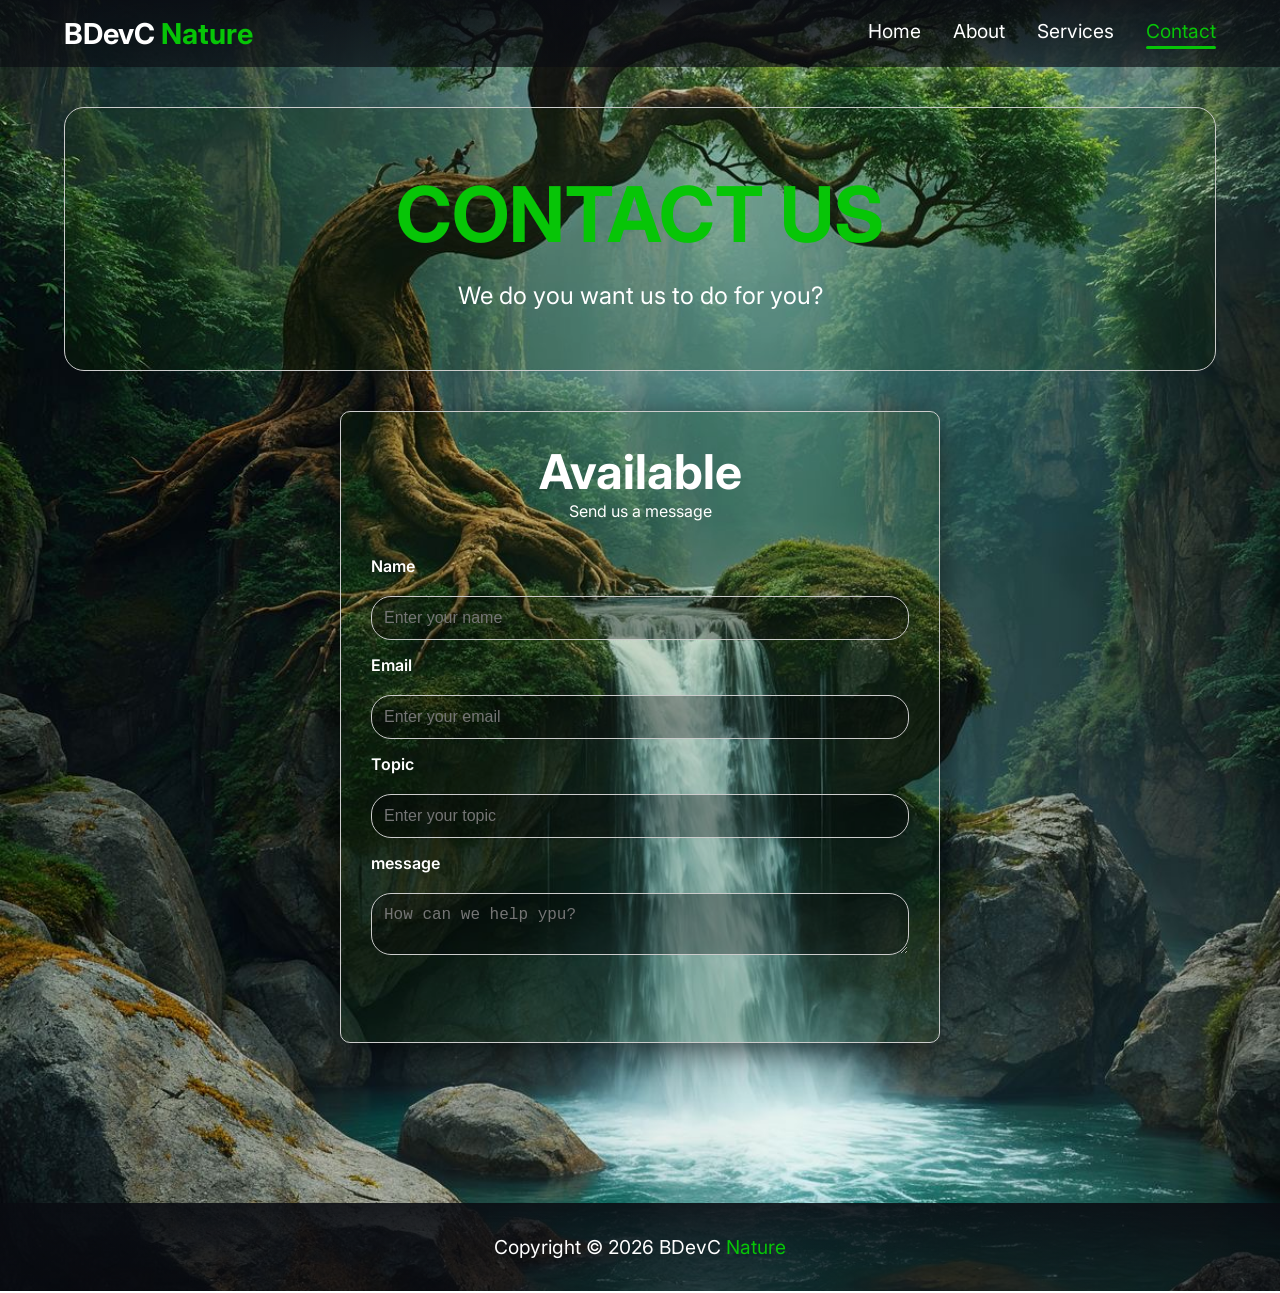
<file: contact.html>
<!DOCTYPE html>
<html lang="en">
<head>
    <meta charset="UTF-8">
    <meta name="viewport" content="width=device-width, initial-scale=1.0">
    <title>BDevC Nature | Contact</title>
    <link rel="stylesheet" href="/CSS/contact.css">
    <link href="https://fonts.googleapis.com/css2?family=Inter:wght@300;400;500;600;700;800&display=swap" rel="stylesheet">
    <link rel="icon" href="./Images/peacock.JPG">
</head>
<body>
    <div class="page">
    <header>
        <div class="logo">
            <h3 class="reveal reveal-left">BDevC <span class="highlight">Nature</span></h3>
        </div>
            
        <nav>
            <input type="checkbox" id="menu-toggle">
            <label for="menu-toggle" class="menu-icon reveal reveal-left">
                <span class="line1"></span>
                <span class="line2"></span>
                <span class="line3"></span>
            </label>
                
            <ul class="reveal reveal-right">
                <li><a href="index.html">Home</a></li>
                <li><a href="about.html">About</a></li>
                <li><a href="service.html">Services</a></li>
                <li><a href="contact.html" class="nav-link active">Contact</a></li>
            </ul>
        </nav>
    </header>

    <div class="hero">
        <div class="hero-text">
            <h1 class="reveal reveal-left">CONTACT US</h1>
            <p class="reveal reveal-right">We do you want us to do for you?</p>
        </div>
    </div>

    <form action="" class="reveal reveal-left">
        <div class="form-header">
            <h1>Available</h1>
            <p>Send us a message</p>
        </div>
        <label for="name">Name</label>
        <input type="text" placeholder="Enter your name">

        <label for="email">Email</label>
        <input type="text" placeholder="Enter your email">

        <label for="topic">Topic</label>
        <input type="text" placeholder="Enter your topic">

        <label for="message">message</label>
        <textarea name="message" id="message" placeholder="How can we help ypu?"></textarea>

        <button type="submit" class="reveal reveal-left">Send</button>
    </form>

    <div class="socials reveal">
        <a href="mailto:bdevc224@gmail.com" target="_blank" rel="noopener noreferrer">
            Email Us
        </a>

        <a href="tel:+2349166226690" target="_blank" rel="noopener noreferrer">
            Our Mobile Number
        </a>

        <h3>Book Us</h3>

        <a href="https://wa.me/2349166226690" target="_blank" rel="noopener noreferrer">
            Whatsapp Us
        </a>

        <a href="map:Nigeria" target="_blank" rel="noopener noreferrer">
            Our Location
        </a>
    </div>

    <footer>
        <p>Copyright © <span id="year"></span> BDevC <span class="highlight">Nature</span></p>
    </footer>
    </div>

    <script src="/JS/contact.js"></script>
</body>
</html>
</file>
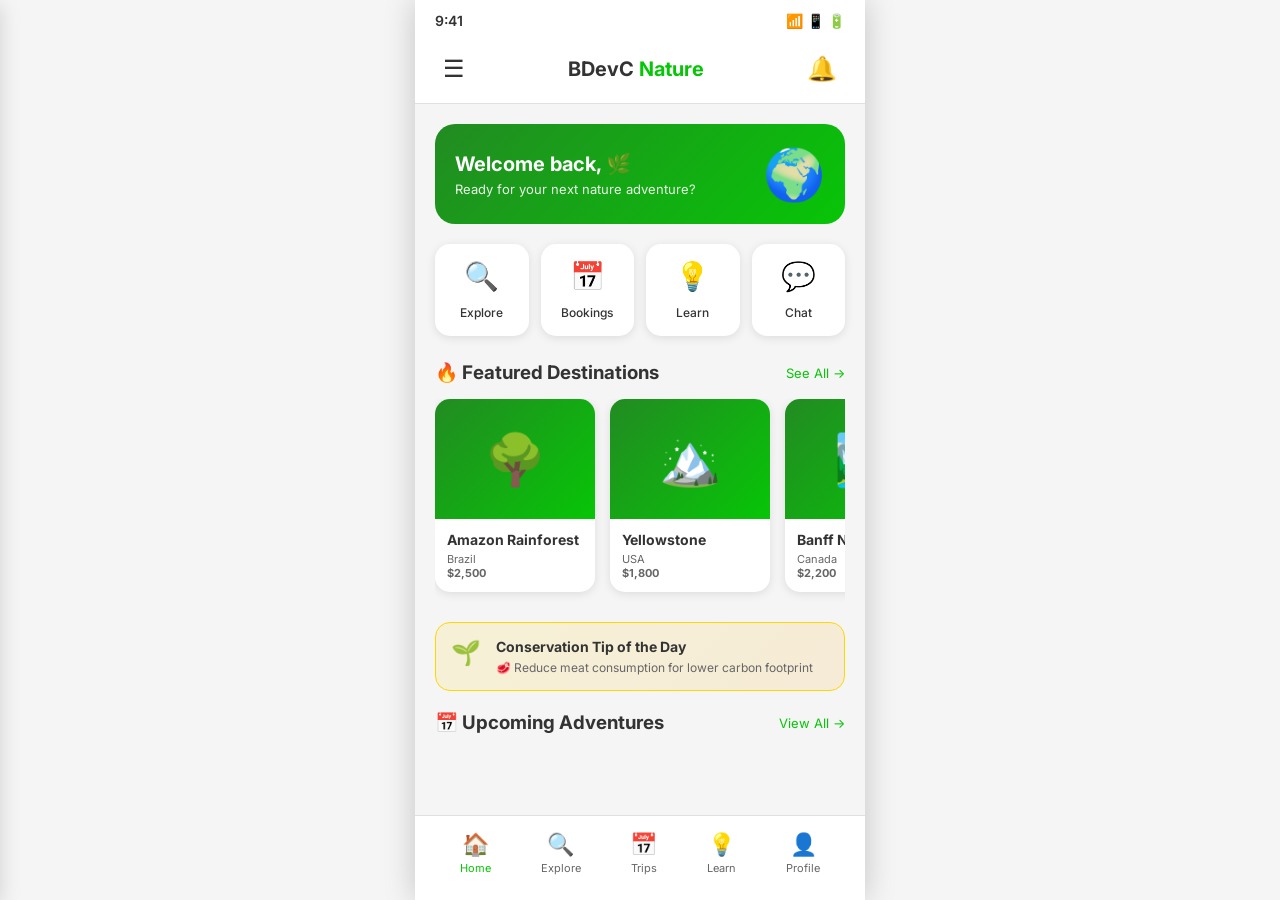
<file: components/app.html>
<!DOCTYPE html>
<html lang="en">
<head>
    <meta charset="UTF-8">
    <meta name="viewport" content="width=device-width, initial-scale=1.0, user-scalable=yes, viewport-fit=cover">
    <title>BDevC Nature | Mobile App</title>
    <link rel="stylesheet" href="app.css">
    <link href="https://fonts.googleapis.com/css2?family=Inter:wght@300;400;500;600;700;800&display=swap" rel="stylesheet">
    <link rel="icon" href="/Images/peacock.JPG">
</head>
<body>
    <!-- App Container -->
    <div class="app-container">
        <!-- Status Bar -->
        <div class="status-bar">
            <span class="time">9:41</span>
            <div class="status-icons">
                <span>📶</span>
                <span>📱</span>
                <span>🔋</span>
            </div>
        </div>

        <!-- App Header -->
        <header class="app-header">
            <button class="menu-btn" id="menuBtn">☰</button>
            <div class="logo">
                <h2>BDevC <span class="highlight">Nature</span></h2>
            </div>
            <button class="notifications-btn" id="notificationsBtn">🔔</button>
        </header>

        <!-- Side Drawer Menu (Mobile Style) -->
        <div class="drawer-overlay" id="drawerOverlay"></div>
        <div class="drawer-menu" id="drawerMenu">
            <div class="drawer-header">
                <div class="user-avatar-large">🌿</div>
                <h3>Nature Explorer</h3>
                <p>explorer@nature.com</p>
            </div>
            <nav class="drawer-nav">
                <a href="#" class="drawer-item active" data-page="home">
                    <span class="drawer-icon">🏠</span>
                    <span>Home</span>
                </a>
                <a href="#" class="drawer-item" data-page="explore">
                    <span class="drawer-icon">🌍</span>
                    <span>Explore</span>
                </a>
                <a href="#" class="drawer-item" data-page="bookings">
                    <span class="drawer-icon">📅</span>
                    <span>My Bookings</span>
                </a>
                <a href="#" class="drawer-item" data-page="facts">
                    <span class="drawer-icon">💡</span>
                    <span>Nature Facts</span>
                </a>
                <a href="#" class="drawer-item" data-page="conservation">
                    <span class="drawer-icon">🌱</span>
                    <span>Conservation</span>
                </a>
                <a href="#" class="drawer-item" data-page="chat">
                    <span class="drawer-icon">💬</span>
                    <span>NatureBot</span>
                </a>
                <a href="#" class="drawer-item" data-page="profile">
                    <span class="drawer-icon">👤</span>
                    <span>Profile</span>
                </a>
                <a href="#" class="drawer-item" data-page="settings">
                    <span class="drawer-icon">⚙️</span>
                    <span>Settings</span>
                </a>
            </nav>
            <div class="drawer-footer">
                <a href="index.html" class="drawer-item">
                    <span class="drawer-icon">🚪</span>
                    <span>Logout</span>
                </a>
            </div>
        </div>

        <!-- Main App Content -->
        <div class="app-content" id="appContent">
            <!-- Home Page -->
            <div class="app-page active" id="homePage">
                <!-- Welcome Banner -->
                <div class="welcome-banner">
                    <div class="welcome-text">
                        <h1>Welcome back, 🌿</h1>
                        <p>Ready for your next nature adventure?</p>
                    </div>
                    <div class="welcome-icon">🌍</div>
                </div>

                <!-- Quick Actions -->
                <div class="quick-actions">
                    <div class="action-card" onclick="navigateToPage('explore')">
                        <div class="action-icon">🔍</div>
                        <span>Explore</span>
                    </div>
                    <div class="action-card" onclick="navigateToPage('bookings')">
                        <div class="action-icon">📅</div>
                        <span>Bookings</span>
                    </div>
                    <div class="action-card" onclick="navigateToPage('facts')">
                        <div class="action-icon">💡</div>
                        <span>Learn</span>
                    </div>
                    <div class="action-card" onclick="navigateToPage('chat')">
                        <div class="action-icon">💬</div>
                        <span>Chat</span>
                    </div>
                </div>

                <!-- Featured Destinations -->
                <div class="section-header">
                    <h3>🔥 Featured Destinations</h3>
                    <a href="#" onclick="navigateToPage('explore')">See All →</a>
                </div>
                <div class="horizontal-scroll" id="featuredDestinations">
                    <!-- Dynamic content -->
                </div>

                <!-- Conservation Tip of the Day -->
                <div class="tip-card">
                    <div class="tip-icon">🌱</div>
                    <div class="tip-content">
                        <h4>Conservation Tip of the Day</h4>
                        <p id="dailyTip">Plant native species in your garden to support local wildlife!</p>
                    </div>
                </div>

                <!-- Upcoming Adventures -->
                <div class="section-header">
                    <h3>📅 Upcoming Adventures</h3>
                    <a href="#" onclick="navigateToPage('bookings')">View All →</a>
                </div>
                <div id="upcomingBookings"></div>
            </div>

            <!-- Explore Page -->
            <div class="app-page" id="explorePage">
                <div class="search-bar">
                    <input type="text" id="searchDestinations" placeholder="Search destinations..." class="search-input">
                    <button class="search-btn">🔍</button>
                </div>
                
                <div class="category-filters">
                    <button class="filter-chip active" data-category="all">All</button>
                    <button class="filter-chip" data-category="rainforest">Rainforest</button>
                    <button class="filter-chip" data-category="mountains">Mountains</button>
                    <button class="filter-chip" data-category="beach">Beach/Reef</button>
                    <button class="filter-chip" data-category="safari">Safari</button>
                </div>
                
                <div class="destinations-list" id="destinationsList"></div>
            </div>

            <!-- Bookings Page -->
            <div class="app-page" id="bookingsPage">
                <div class="tabs">
                    <button class="tab-btn active" data-tab="upcoming">Upcoming</button>
                    <button class="tab-btn" data-tab="past">Past</button>
                    <button class="tab-btn" data-tab="cancelled">Cancelled</button>
                </div>
                <div id="bookingsList"></div>
            </div>

            <!-- Nature Facts Page -->
            <div class="app-page" id="factsPage">
                <div class="fact-card-large" id="factCard">
                    <div class="fact-icon">🌍</div>
                    <p class="fact-text" id="factText">Click the button to discover amazing nature facts!</p>
                    <button class="fact-btn" id="newFactBtn">New Fact 🌟</button>
                </div>
                <div class="fact-categories">
                    <h3>Categories</h3>
                    <div class="category-grid">
                        <div class="category-chip" data-fact-type="animals">🐘 Animals</div>
                        <div class="category-chip" data-fact-type="plants">🌿 Plants</div>
                        <div class="category-chip" data-fact-type="ocean">🌊 Ocean</div>
                        <div class="category-chip" data-fact-type="space">🌌 Space</div>
                        <div class="category-chip" data-fact-type="weather">⛈️ Weather</div>
                    </div>
                </div>
            </div>

            <!-- Conservation Page -->
            <div class="app-page" id="conservationPage">
                <div class="stats-grid-app">
                    <div class="stat-card-app">
                        <div class="stat-value" id="treesCount">5,234</div>
                        <div class="stat-label">Trees Planted</div>
                    </div>
                    <div class="stat-card-app">
                        <div class="stat-value" id="plasticCount">12,450</div>
                        <div class="stat-label">Plastic Saved (kg)</div>
                    </div>
                    <div class="stat-card-app">
                        <div class="stat-value" id="wildlifeCount">1,234</div>
                        <div class="stat-label">Wildlife Protected</div>
                    </div>
                </div>
                
                <div class="challenges-section">
                    <h3>🌱 Conservation Challenges</h3>
                    <div class="challenge-list" id="challengeList"></div>
                </div>
                
                <div class="tips-section">
                    <h3>💚 Tips to Help Nature</h3>
                    <div class="tips-list" id="tipsList"></div>
                </div>
            </div>

            <!-- Chat/NatureBot Page -->
            <div class="app-page" id="chatPage">
                <div class="chat-messages-app" id="chatMessagesApp">
                    <div class="message bot">
                        <div class="message-avatar">🌿</div>
                        <div class="message-bubble">
                            Hello! I'm NatureBot! Ask me anything about nature, travel, or conservation! 🌍
                        </div>
                    </div>
                </div>
                <div class="chat-input-app">
                    <input type="text" id="chatInputApp" placeholder="Ask me about nature..." class="chat-input-field">
                    <button id="sendChatBtn" class="send-chat-btn">Send</button>
                </div>
                <div class="quick-chips">
                    <button class="chip" data-question="Tell me a nature fact">🌍 Nature Fact</button>
                    <button class="chip" data-question="Suggest a place to visit">📍 Travel</button>
                    <button class="chip" data-question="How can I help nature">🌱 Conservation</button>
                </div>
            </div>

            <!-- Profile Page -->
            <div class="app-page" id="profilePage">
                <div class="profile-header">
                    <div class="profile-avatar">🌿</div>
                    <h2>Nature Explorer</h2>
                    <p>explorer@nature.com</p>
                    <div class="profile-stats">
                        <div class="profile-stat">
                            <div class="stat-number">12</div>
                            <div class="stat-label">Trips</div>
                        </div>
                        <div class="profile-stat">
                            <div class="stat-number">8</div>
                            <div class="stat-label">Countries</div>
                        </div>
                        <div class="profile-stat">
                            <div class="stat-number">156</div>
                            <div class="stat-label">Days</div>
                        </div>
                    </div>
                </div>
                <div class="profile-menu">
                    <div class="menu-item" onclick="navigateToPage('bookings')">
                        <span>📅</span>
                        <span>My Bookings</span>
                        <span>→</span>
                    </div>
                    <div class="menu-item" onclick="navigateToPage('facts')">
                        <span>💡</span>
                        <span>Saved Facts</span>
                        <span>→</span>
                    </div>
                    <div class="menu-item" onclick="navigateToPage('conservation')">
                        <span>🌱</span>
                        <span>My Impact</span>
                        <span>→</span>
                    </div>
                    <div class="menu-item" onclick="navigateToPage('settings')">
                        <span>⚙️</span>
                        <span>Settings</span>
                        <span>→</span>
                    </div>
                </div>
            </div>

            <!-- Settings Page -->
            <div class="app-page" id="settingsPage">
                <div class="settings-list">
                    <div class="setting-item">
                        <span>🌙 Dark Mode</span>
                        <label class="switch-app">
                            <input type="checkbox" id="darkModeToggle">
                            <span class="slider-app"></span>
                        </label>
                    </div>
                    <div class="setting-item">
                        <span>🔔 Notifications</span>
                        <label class="switch-app">
                            <input type="checkbox" id="notificationsToggleApp" checked>
                            <span class="slider-app"></span>
                        </label>
                    </div>
                    <div class="setting-item">
                        <span>📱 Offline Mode</span>
                        <label class="switch-app">
                            <input type="checkbox" id="offlineToggle">
                            <span class="slider-app"></span>
                        </label>
                    </div>
                    <div class="setting-item">
                        <span>🗺️ Save Data</span>
                        <label class="switch-app">
                            <input type="checkbox" id="saveDataToggle">
                            <span class="slider-app"></span>
                        </label>
                    </div>
                </div>
                <div class="settings-actions">
                    <button class="settings-btn" id="clearDataBtn">Clear Cache</button>
                    <button class="settings-btn danger" id="logoutAppBtn">Logout</button>
                </div>
                <div class="app-version">
                    Version 2.0.0 | © 2024 BDevC Nature
                </div>
            </div>
        </div>

        <!-- Bottom Navigation Bar -->
        <nav class="bottom-nav">
            <div class="nav-item-app active" data-nav="home">
                <span class="nav-icon-app">🏠</span>
                <span class="nav-label">Home</span>
            </div>
            <div class="nav-item-app" data-nav="explore">
                <span class="nav-icon-app">🔍</span>
                <span class="nav-label">Explore</span>
            </div>
            <div class="nav-item-app" data-nav="bookings">
                <span class="nav-icon-app">📅</span>
                <span class="nav-label">Trips</span>
            </div>
            <div class="nav-item-app" data-nav="facts">
                <span class="nav-icon-app">💡</span>
                <span class="nav-label">Learn</span>
            </div>
            <div class="nav-item-app" data-nav="profile">
                <span class="nav-icon-app">👤</span>
                <span class="nav-label">Profile</span>
            </div>
        </nav>
    </div>

    <script src="app.js"></script>
</body>
</html>
</file>
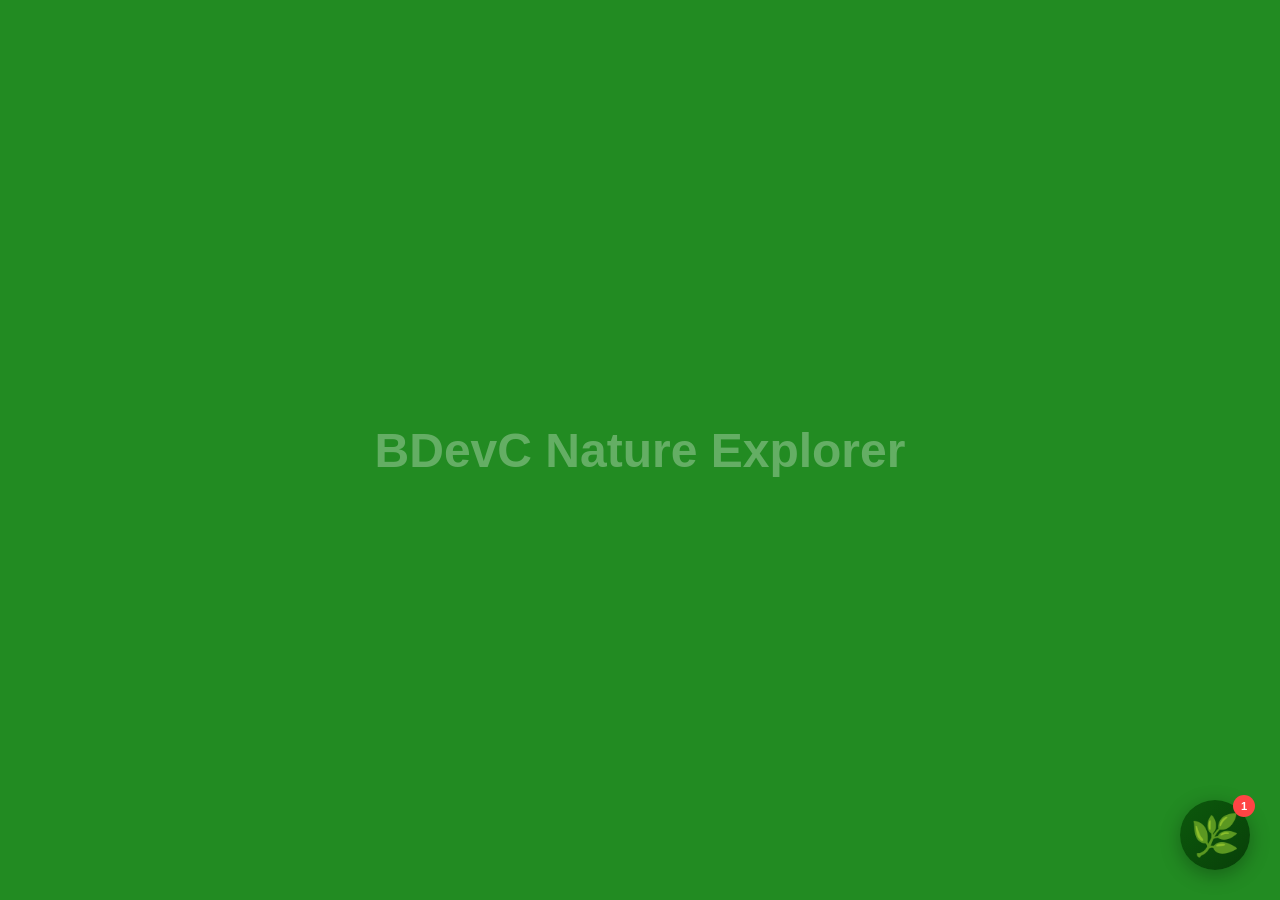
<file: components/chatbot.html>
<!DOCTYPE html>
<html lang="en">
<head>
    <meta charset="UTF-8">
    <meta name="viewport" content="width=device-width, initial-scale=1.0, user-scalable=yes">
    <title>BDevC NatureBot - Your Nature Guide</title>
    <link rel="stylesheet" href="chatbot.css">
    <link rel="icon" href="/Images/peacock.JPG">
</head>
<body>
    <!-- Chatbot Button -->
    <div class="chatbot-button" id="chatbotButton">
        <div class="chatbot-icon">
            🌿
        </div>
        <div class="notification-badge" id="notificationBadge">1</div>
    </div>

    <!-- Chatbot Container -->
    <div class="chatbot-container" id="chatbotContainer">
        <div class="chatbot-header">
            <div class="header-content">
                <div class="bot-avatar">☘️</div>
                <div class="bot-info">
                    <h3>BDevC NatureBot</h3>
                    <p>Your Nature Guide & Adventure Planner</p>
                </div>
            </div>
            <button class="close-btn" id="closeChatbot">✕</button>
        </div>

        <div class="chat-messages" id="chatMessages">
            <div class="message bot-message">
                <div class="message-content">
                    Hello! I'm BDevC NatureBot, your personal guide to everything nature!<br><br>
                    I can help you with:
                    Fascinating nature facts<br>
                    Horrifying nature phenomena<br>
                    Human-nature interactions<br>
                    Conservation & sustainability tips<br>
                    Travel, tours & adventure planning<br>
                    Recommendations for natural sites<br><br>
                    What would you like to know about today?
                </div>
            </div>
        </div>

        <div class="chat-options" id="chatOptions">
            <button class="option-btn" data-query="facts">Nature Facts</button>
            <button class="option-btn" data-query="horrors">Nature Horrors</button>
            <button class="option-btn" data-query="interaction">Human Interaction</button>
            <button class="option-btn" data-query="conservation">Conservation</button>
            <button class="option-btn" data-query="travel">Travel & Tours</button>
            <button class="option-btn" data-query="places">Places to Visit</button>
            <button class="option-btn" data-query="services">Our Services</button>
            <button class="option-btn" data-query="contact">Contact Info</button>
        </div>

        <div class="chat-input-area">
            <input type="text" id="chatInput" placeholder="Ask me anything about nature..." class="chat-input">
            <button id="sendMessage" class="send-btn">Send</button>
        </div>
    </div>

    <script src="chatbot.js"></script>
</body>
</html>
</file>
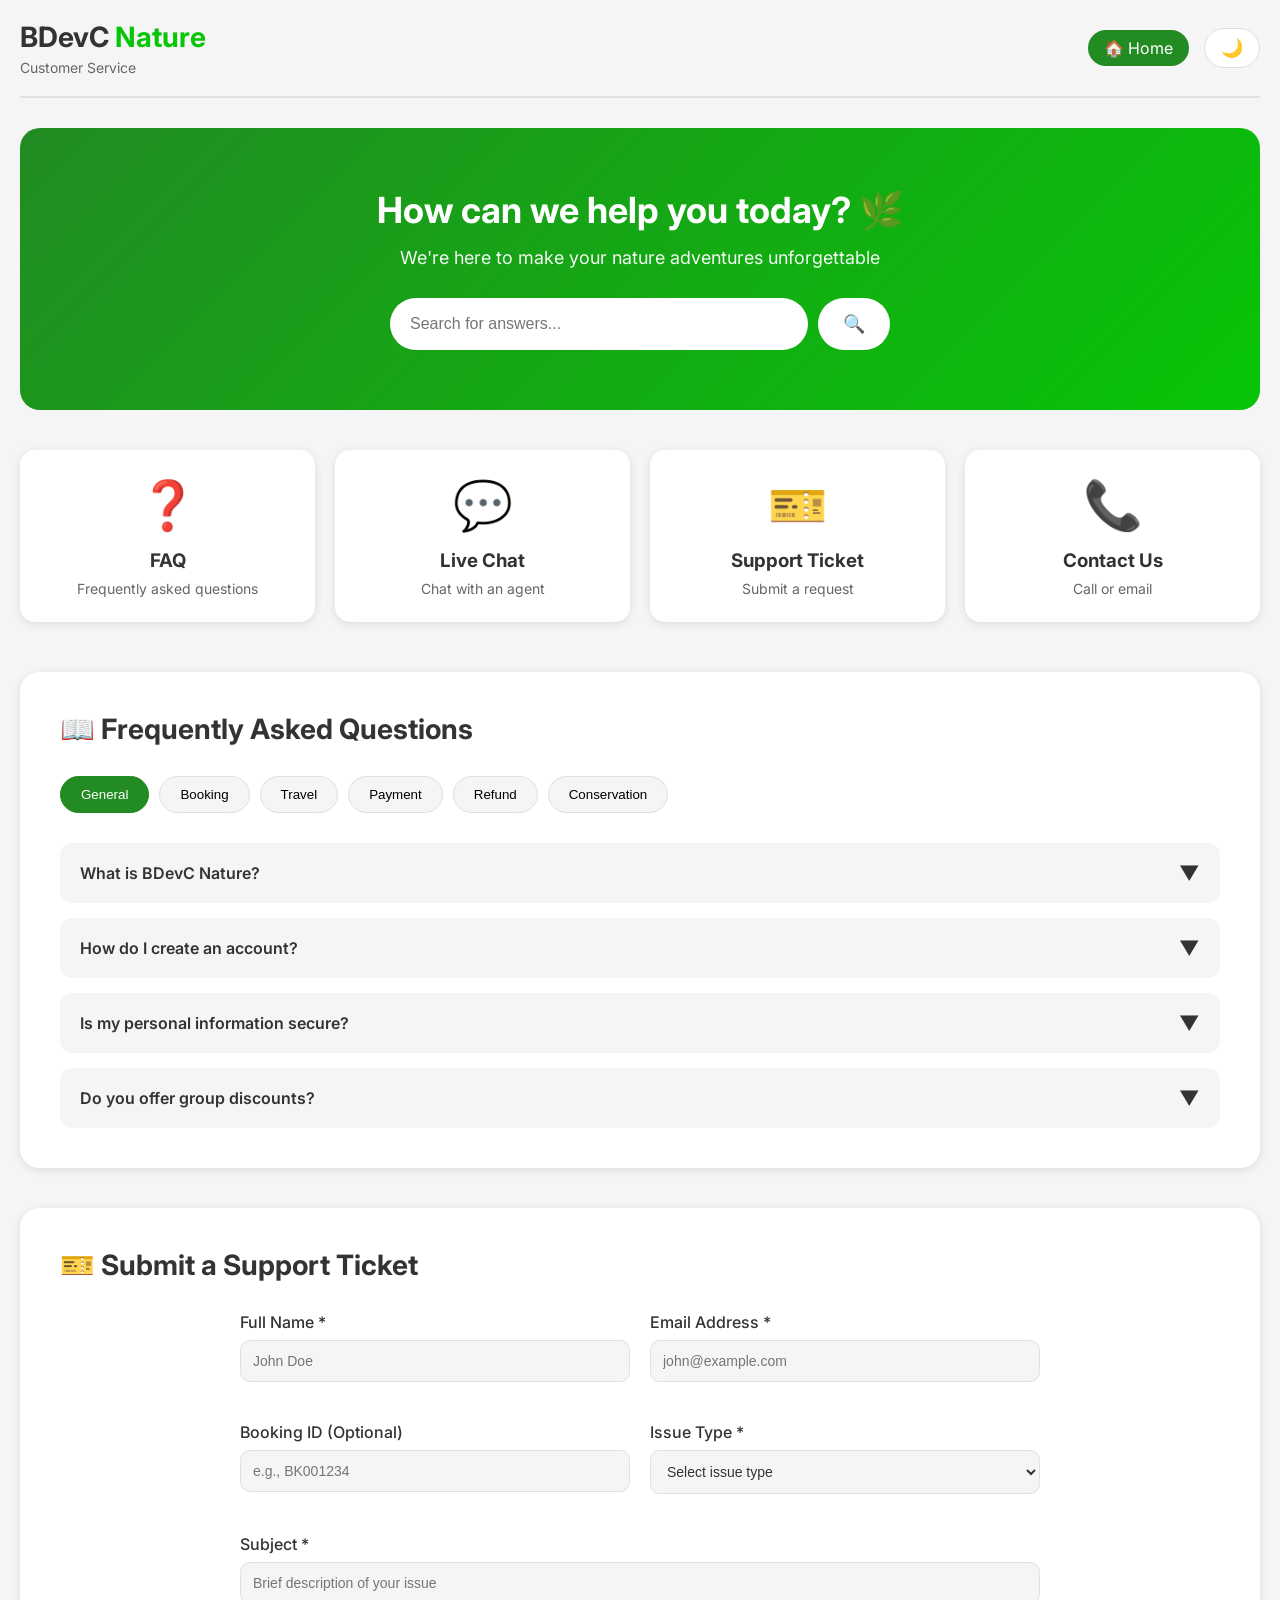
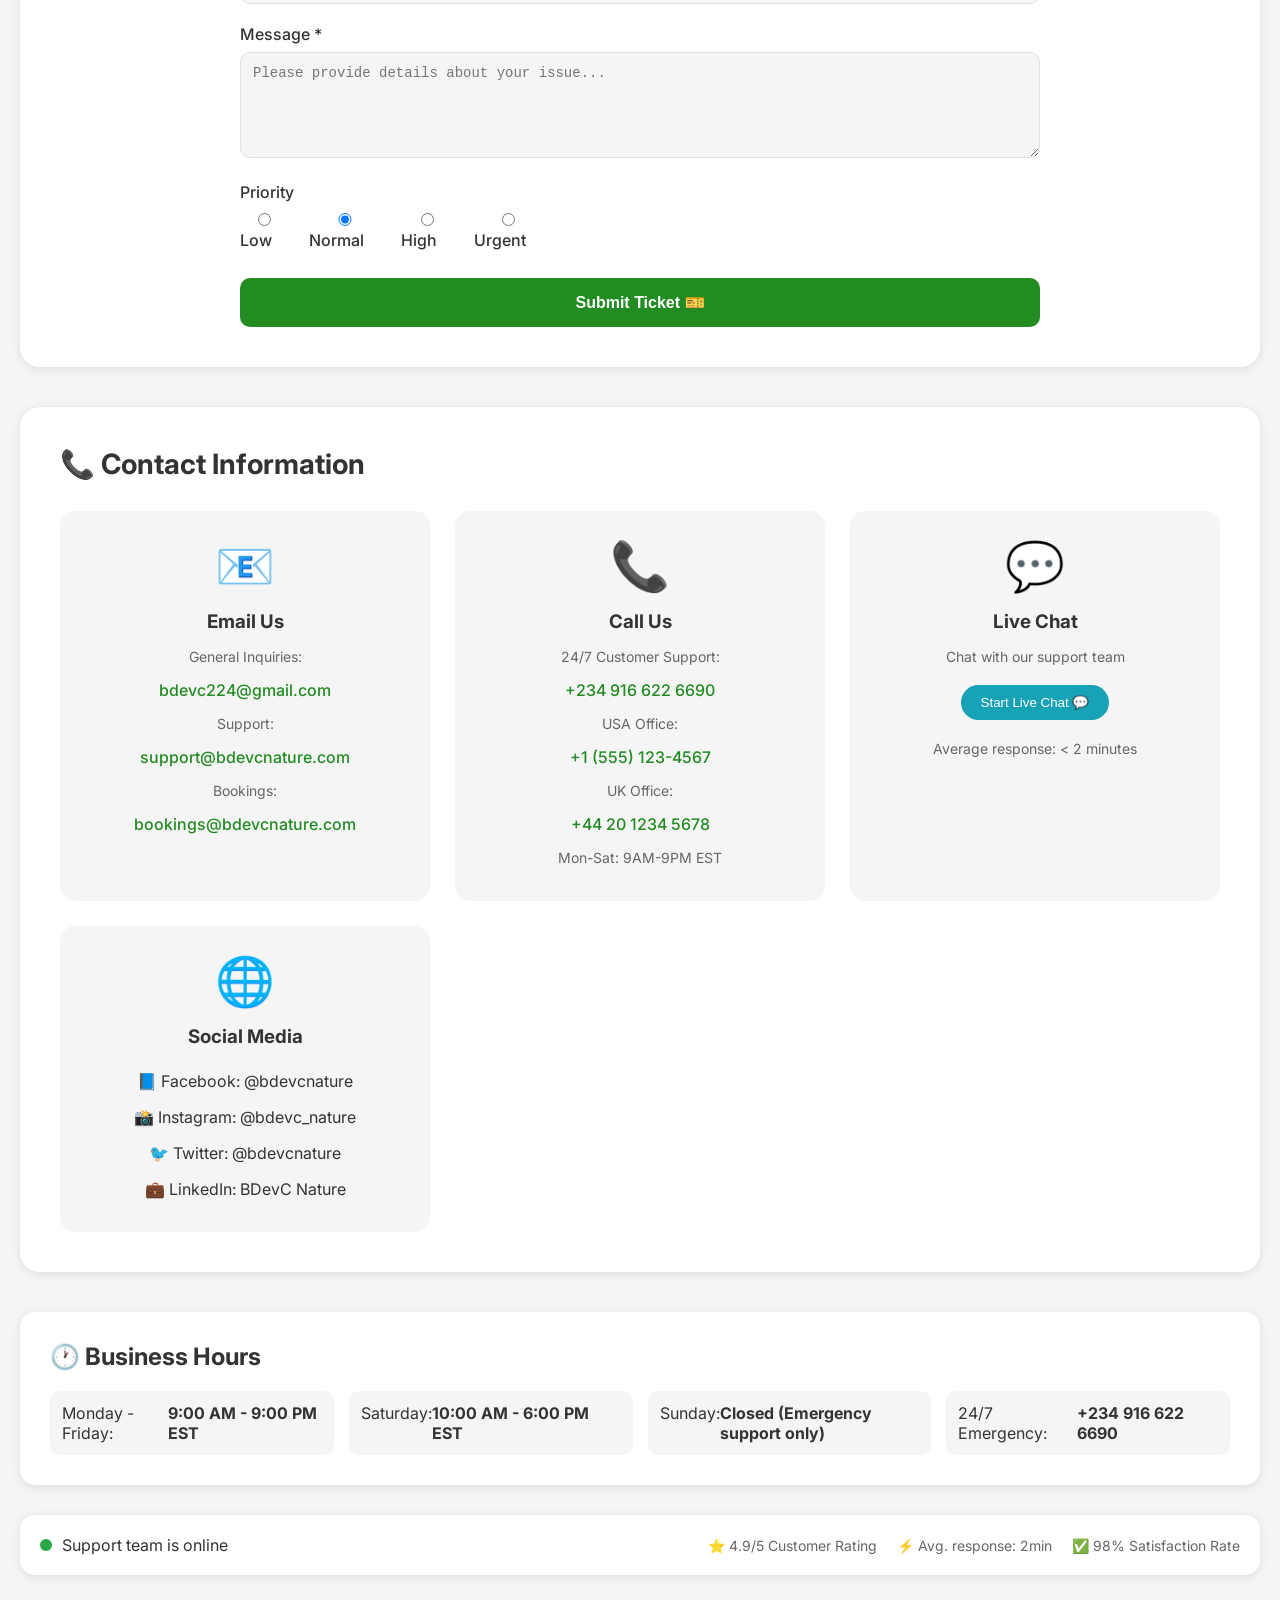
<file: components/customer-service.html>
<!DOCTYPE html>
<html lang="en">
<head>
    <meta charset="UTF-8">
    <meta name="viewport" content="width=device-width, initial-scale=1.0, user-scalable=yes">
    <title>BDevC Nature | Customer Service</title>
    <link rel="stylesheet" href="customer-service.css">
    <link href="https://fonts.googleapis.com/css2?family=Inter:wght@300;400;500;600;700;800&display=swap" rel="stylesheet">
    <link rel="icon" href="/Images/peacock.JPG">
</head>
<body>
    <!-- Main Container -->
    <div class="cs-container">
        <!-- Header -->
        <header class="cs-header">
            <div class="logo">
                <h2>BDevC <span class="highlight">Nature</span></h2>
                <p>Customer Service</p>
            </div>
            <div class="header-actions">
                <a href="/index.html" class="home-link">🏠 Home</a>
                <button class="theme-toggle-cs" id="themeToggle">🌙</button>
            </div>
        </header>

        <!-- Hero Section -->
        <div class="cs-hero">
            <div class="cs-hero-content">
                <h1>How can we help you today? 🌿</h1>
                <p>We're here to make your nature adventures unforgettable</p>
                <div class="search-box">
                    <input type="text" id="searchFaq" placeholder="Search for answers..." class="search-input-cs">
                    <button class="search-btn-cs">🔍</button>
                </div>
            </div>
        </div>

        <!-- Quick Help Categories -->
        <div class="quick-help">
            <div class="help-card" onclick="scrollToSection('faq')">
                <div class="help-icon">❓</div>
                <h3>FAQ</h3>
                <p>Frequently asked questions</p>
            </div>
            <div class="help-card" onclick="openLiveChat()">
                <div class="help-icon">💬</div>
                <h3>Live Chat</h3>
                <p>Chat with an agent</p>
            </div>
            <div class="help-card" onclick="scrollToSection('ticket')">
                <div class="help-icon">🎫</div>
                <h3>Support Ticket</h3>
                <p>Submit a request</p>
            </div>
            <div class="help-card" onclick="scrollToSection('contact')">
                <div class="help-icon">📞</div>
                <h3>Contact Us</h3>
                <p>Call or email</p>
            </div>
        </div>

        <!-- FAQ Section -->
        <div class="cs-section" id="faqSection">
            <h2 class="section-title">📖 Frequently Asked Questions</h2>
            <div class="faq-categories">
                <button class="faq-cat-btn active" data-cat="general">General</button>
                <button class="faq-cat-btn" data-cat="booking">Booking</button>
                <button class="faq-cat-btn" data-cat="travel">Travel</button>
                <button class="faq-cat-btn" data-cat="payment">Payment</button>
                <button class="faq-cat-btn" data-cat="refund">Refund</button>
                <button class="faq-cat-btn" data-cat="conservation">Conservation</button>
            </div>
            <div class="faq-list" id="faqList"></div>
        </div>

        <!-- Live Chat Widget (Hidden by default) -->
        <div class="chat-widget" id="chatWidget">
            <div class="chat-header">
                <div class="chat-header-info">
                    <div class="chat-avatar">🌿</div>
                    <div>
                        <h4>NatureBot Support</h4>
                        <p>Usually replies in minutes</p>
                    </div>
                </div>
                <button class="close-chat" id="closeChat">✕</button>
            </div>
            <div class="chat-messages-cs" id="chatMessagesCs">
                <div class="message-cs bot">
                    <div class="message-avatar-cs">🌿</div>
                    <div class="message-bubble-cs">
                        Hello! Welcome to BDevC Nature Customer Service! 👋<br><br>
                        How can I help you today? You can ask about:
                        • Bookings & reservations
                        • Travel destinations
                        • Payment issues
                        • Refunds & cancellations
                        • Conservation programs
                    </div>
                </div>
            </div>
            <div class="chat-input-cs">
                <input type="text" id="chatMessageInput" placeholder="Type your message..." class="chat-message-input">
                <button id="sendChatMessage" class="send-message-btn">Send</button>
            </div>
            <div class="chat-quick-actions">
                <button class="quick-msg" data-msg="I need help with my booking">📅 Booking Help</button>
                <button class="quick-msg" data-msg="I want to cancel my trip">❌ Cancel Trip</button>
                <button class="quick-msg" data-msg="Tell me about destinations">🌍 Destinations</button>
            </div>
        </div>

        <!-- Support Ticket Section -->
        <div class="cs-section" id="ticketSection">
            <h2 class="section-title">🎫 Submit a Support Ticket</h2>
            <div class="ticket-form">
                <form id="supportTicketForm">
                    <div class="form-row">
                        <div class="form-group">
                            <label>Full Name *</label>
                            <input type="text" id="ticketName" required placeholder="John Doe">
                        </div>
                        <div class="form-group">
                            <label>Email Address *</label>
                            <input type="email" id="ticketEmail" required placeholder="john@example.com">
                        </div>
                    </div>
                    <div class="form-row">
                        <div class="form-group">
                            <label>Booking ID (Optional)</label>
                            <input type="text" id="ticketBookingId" placeholder="e.g., BK001234">
                        </div>
                        <div class="form-group">
                            <label>Issue Type *</label>
                            <select id="ticketType" required>
                                <option value="">Select issue type</option>
                                <option value="booking">Booking Issue</option>
                                <option value="payment">Payment Problem</option>
                                <option value="cancellation">Cancellation Request</option>
                                <option value="refund">Refund Request</option>
                                <option value="destination">Destination Inquiry</option>
                                <option value="other">Other</option>
                            </select>
                        </div>
                    </div>
                    <div class="form-group">
                        <label>Subject *</label>
                        <input type="text" id="ticketSubject" required placeholder="Brief description of your issue">
                    </div>
                    <div class="form-group">
                        <label>Message *</label>
                        <textarea id="ticketMessage" rows="5" required placeholder="Please provide details about your issue..."></textarea>
                    </div>
                    <div class="form-group">
                        <label>Priority</label>
                        <div class="priority-options">
                            <label class="priority-option">
                                <input type="radio" name="priority" value="low"> Low
                            </label>
                            <label class="priority-option">
                                <input type="radio" name="priority" value="normal" checked> Normal
                            </label>
                            <label class="priority-option">
                                <input type="radio" name="priority" value="high"> High
                            </label>
                            <label class="priority-option">
                                <input type="radio" name="priority" value="urgent"> Urgent
                            </label>
                        </div>
                    </div>
                    <button type="submit" class="submit-ticket-btn">Submit Ticket 🎫</button>
                </form>
            </div>
        </div>

        <!-- Contact Information Section -->
        <div class="cs-section" id="contactSection">
            <h2 class="section-title">📞 Contact Information</h2>
            <div class="contact-grid">
                <div class="contact-card">
                    <div class="contact-icon">📧</div>
                    <h3>Email Us</h3>
                    <p>General Inquiries:</p>
                    <a href="mailto:bdevc224@gmail.com" class="contact-link">bdevc224@gmail.com</a>
                    <p>Support:</p>
                    <a href="mailto:support@bdevcnature.com" class="contact-link">support@bdevcnature.com</a>
                    <p>Bookings:</p>
                    <a href="mailto:bookings@bdevcnature.com" class="contact-link">bookings@bdevcnature.com</a>
                </div>
                <div class="contact-card">
                    <div class="contact-icon">📞</div>
                    <h3>Call Us</h3>
                    <p>24/7 Customer Support:</p>
                    <a href="tel:+2349166226690" class="contact-link">+234 916 622 6690</a>
                    <p>USA Office:</p>
                    <a href="tel:+15551234567" class="contact-link">+1 (555) 123-4567</a>
                    <p>UK Office:</p>
                    <a href="tel:+442012345678" class="contact-link">+44 20 1234 5678</a>
                    <p class="hours">Mon-Sat: 9AM-9PM EST</p>
                </div>
                <div class="contact-card">
                    <div class="contact-icon">💬</div>
                    <h3>Live Chat</h3>
                    <p>Chat with our support team</p>
                    <button class="live-chat-btn" onclick="openLiveChat()">Start Live Chat 💬</button>
                    <p class="response-time">Average response: &lt; 2 minutes</p>
                </div>
                <div class="contact-card">
                    <div class="contact-icon">🌐</div>
                    <h3>Social Media</h3>
                    <a href="#" class="social-link">📘 Facebook: @bdevcnature</a>
                    <a href="#" class="social-link">📸 Instagram: @bdevc_nature</a>
                    <a href="#" class="social-link">🐦 Twitter: @bdevcnature</a>
                    <a href="#" class="social-link">💼 LinkedIn: BDevC Nature</a>
                </div>
            </div>
        </div>

        <!-- Business Hours -->
        <div class="business-hours">
            <h3>🕐 Business Hours</h3>
            <div class="hours-grid">
                <div class="hour-item">
                    <span>Monday - Friday:</span>
                    <strong>9:00 AM - 9:00 PM EST</strong>
                </div>
                <div class="hour-item">
                    <span>Saturday:</span>
                    <strong>10:00 AM - 6:00 PM EST</strong>
                </div>
                <div class="hour-item">
                    <span>Sunday:</span>
                    <strong>Closed (Emergency support only)</strong>
                </div>
                <div class="hour-item">
                    <span>24/7 Emergency:</span>
                    <strong>+234 916 622 6690</strong>
                </div>
            </div>
        </div>

        <!-- Response Status -->
        <div class="response-status">
            <div class="status-indicator">
                <span class="status-dot green"></span>
                <span>Support team is online</span>
            </div>
            <div class="status-stats">
                <span>⭐ 4.9/5 Customer Rating</span>
                <span>⚡ Avg. response: 2min</span>
                <span>✅ 98% Satisfaction Rate</span>
            </div>
        </div>
    </div>

    <!-- Success Modal -->
    <div class="modal" id="successModal">
        <div class="modal-content">
            <div class="modal-icon">✅</div>
            <h3>Ticket Submitted Successfully!</h3>
            <p>Thank you for contacting us. Our support team will respond within 24 hours.</p>
            <p>Ticket #: <strong id="ticketNumber"></strong></p>
            <button onclick="closeModal()" class="modal-btn">OK</button>
        </div>
    </div>

    <script src="customer-service.js"></script>
</body>
</html>
</file>
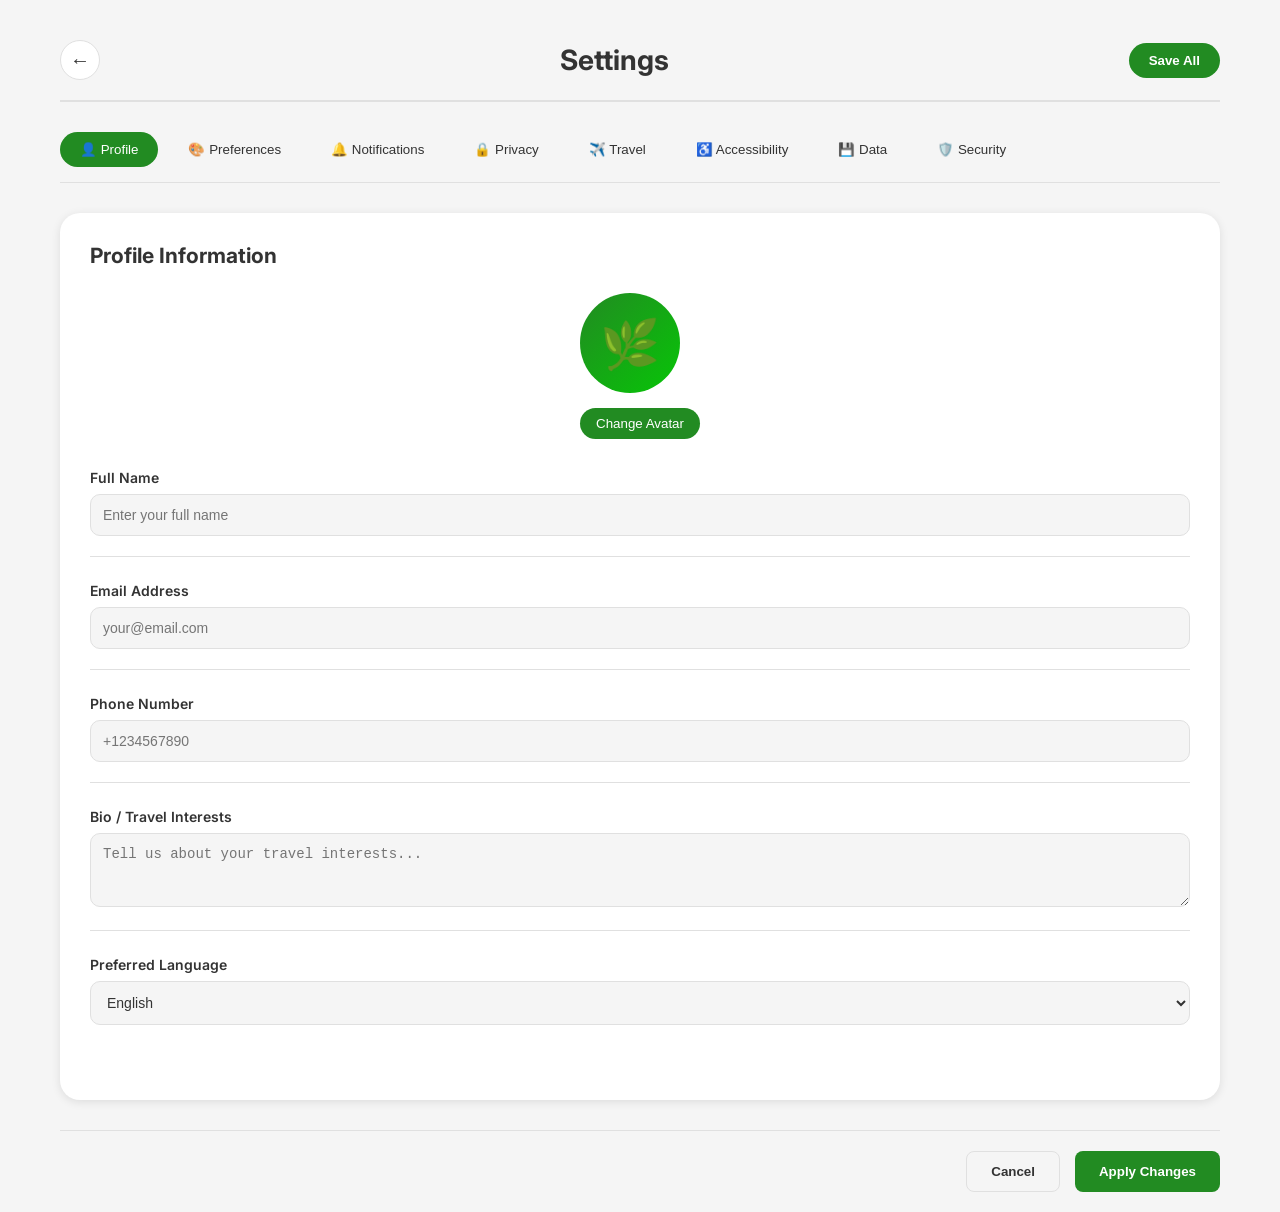
<file: components/settings.html>
<!DOCTYPE html>
<html lang="en">
<head>
    <meta charset="UTF-8">
    <meta name="viewport" content="width=device-width, initial-scale=1.0, user-scalable=yes">
    <title>BDevC Nature | Settings</title>
    <link rel="stylesheet" href="settings.css">
    <link href="https://fonts.googleapis.com/css2?family=Inter:wght@300;400;500;600;700;800&display=swap" rel="stylesheet">
    <link rel="icon" href="/Images/peacock.JPG">
</head>
<body>
    <div class="settings-container">
        <!-- Header -->
        <header class="settings-header">
            <button class="back-btn" onclick="goBack()">←</button>
            <h1>Settings</h1>
            <button class="save-all-btn" id="saveAllBtn">Save All</button>
        </header>

        <!-- Settings Categories -->
        <div class="settings-nav">
            <button class="settings-nav-btn active" data-section="profile">👤 Profile</button>
            <button class="settings-nav-btn" data-section="preferences">🎨 Preferences</button>
            <button class="settings-nav-btn" data-section="notifications">🔔 Notifications</button>
            <button class="settings-nav-btn" data-section="privacy">🔒 Privacy</button>
            <button class="settings-nav-btn" data-section="travel">✈️ Travel</button>
            <button class="settings-nav-btn" data-section="accessibility">♿ Accessibility</button>
            <button class="settings-nav-btn" data-section="data">💾 Data</button>
            <button class="settings-nav-btn" data-section="security">🛡️ Security</button>
        </div>

        <!-- Settings Content -->
        <div class="settings-content">
            <!-- Profile Settings -->
            <div class="settings-section active" id="profileSection">
                <h2>Profile Information</h2>
                <div class="avatar-section">
                    <div class="avatar-preview">
                        <div class="avatar" id="avatarPreview">🌿</div>
                        <button class="change-avatar-btn" id="changeAvatarBtn">Change Avatar</button>
                    </div>
                </div>
                <div class="setting-group">
                    <label>Full Name</label>
                    <input type="text" id="fullName" placeholder="Enter your full name" class="setting-input">
                </div>
                <div class="setting-group">
                    <label>Email Address</label>
                    <input type="email" id="email" placeholder="your@email.com" class="setting-input">
                </div>
                <div class="setting-group">
                    <label>Phone Number</label>
                    <input type="tel" id="phone" placeholder="+1234567890" class="setting-input">
                </div>
                <div class="setting-group">
                    <label>Bio / Travel Interests</label>
                    <textarea id="bio" rows="3" placeholder="Tell us about your travel interests..." class="setting-textarea"></textarea>
                </div>
                <div class="setting-group">
                    <label>Preferred Language</label>
                    <select id="language" class="setting-select">
                        <option value="en">English</option>
                        <option value="es">Español</option>
                        <option value="fr">Français</option>
                        <option value="de">Deutsch</option>
                        <option value="zh">中文</option>
                        <option value="ar">العربية</option>
                    </select>
                </div>
            </div>

            <!-- Preferences Settings -->
            <div class="settings-section" id="preferencesSection">
                <h2>Appearance & Preferences</h2>
                <div class="setting-group">
                    <div class="setting-row">
                        <div>
                            <label>Dark Mode</label>
                            <p class="setting-desc">Switch between light and dark theme</p>
                        </div>
                        <label class="toggle-switch">
                            <input type="checkbox" id="darkMode">
                            <span class="toggle-slider"></span>
                        </label>
                    </div>
                </div>
                <div class="setting-group">
                    <div class="setting-row">
                        <div>
                            <label>Font Size</label>
                            <p class="setting-desc">Adjust text size for better readability</p>
                        </div>
                        <select id="fontSize" class="setting-select-small">
                            <option value="small">Small</option>
                            <option value="medium" selected>Medium</option>
                            <option value="large">Large</option>
                            <option value="xlarge">Extra Large</option>
                        </select>
                    </div>
                </div>
                <div class="setting-group">
                    <div class="setting-row">
                        <div>
                            <label>Compact View</label>
                            <p class="setting-desc">Show more content with compact spacing</p>
                        </div>
                        <label class="toggle-switch">
                            <input type="checkbox" id="compactView">
                            <span class="toggle-slider"></span>
                        </label>
                    </div>
                </div>
                <div class="setting-group">
                    <div class="setting-row">
                        <div>
                            <label>Animations</label>
                            <p class="setting-desc">Enable/disable UI animations</p>
                        </div>
                        <label class="toggle-switch">
                            <input type="checkbox" id="animations" checked>
                            <span class="toggle-slider"></span>
                        </label>
                    </div>
                </div>
                <div class="setting-group">
                    <label>Homepage Layout</label>
                    <div class="layout-options">
                        <label class="layout-option">
                            <input type="radio" name="layout" value="grid" checked> Grid View
                        </label>
                        <label class="layout-option">
                            <input type="radio" name="layout" value="list"> List View
                        </label>
                        <label class="layout-option">
                            <input type="radio" name="layout" value="cards"> Card View
                        </label>
                    </div>
                </div>
                <div class="setting-group">
                    <label>Currency Display</label>
                    <select id="currency" class="setting-select">
                        <option value="USD">USD ($)</option>
                        <option value="EUR">EUR (€)</option>
                        <option value="GBP">GBP (£)</option>
                        <option value="NGN">NGN (₦)</option>
                        <option value="CAD">CAD (C$)</option>
                        <option value="AUD">AUD (A$)</option>
                    </select>
                </div>
            </div>

            <!-- Notifications Settings -->
            <div class="settings-section" id="notificationsSection">
                <h2>Notification Preferences</h2>
                <div class="setting-group">
                    <div class="setting-row">
                        <div>
                            <label>Email Notifications</label>
                            <p class="setting-desc">Receive updates via email</p>
                        </div>
                        <label class="toggle-switch">
                            <input type="checkbox" id="emailNotifications" checked>
                            <span class="toggle-slider"></span>
                        </label>
                    </div>
                </div>
                <div class="setting-group">
                    <div class="setting-row">
                        <div>
                            <label>Push Notifications</label>
                            <p class="setting-desc">Browser push notifications</p>
                        </div>
                        <label class="toggle-switch">
                            <input type="checkbox" id="pushNotifications">
                            <span class="toggle-slider"></span>
                        </label>
                    </div>
                </div>
                <div class="setting-group">
                    <div class="setting-row">
                        <div>
                            <label>SMS Alerts</label>
                            <p class="setting-desc">Text message alerts for bookings</p>
                        </div>
                        <label class="toggle-switch">
                            <input type="checkbox" id="smsAlerts">
                            <span class="toggle-slider"></span>
                        </label>
                    </div>
                </div>
                <div class="setting-group">
                    <h3>When to notify me:</h3>
                    <label class="checkbox-label">
                        <input type="checkbox" id="notifyBooking"> Booking confirmations
                    </label>
                    <label class="checkbox-label">
                        <input type="checkbox" id="notifyReminders" checked> Trip reminders
                    </label>
                    <label class="checkbox-label">
                        <input type="checkbox" id="notifyOffers" checked> Special offers & deals
                    </label>
                    <label class="checkbox-label">
                        <input type="checkbox" id="notifyNewsletter"> Monthly newsletter
                    </label>
                    <label class="checkbox-label">
                        <input type="checkbox" id="notifyConservation"> Conservation updates
                    </label>
                </div>
            </div>

            <!-- Privacy Settings -->
            <div class="settings-section" id="privacySection">
                <h2>Privacy & Data</h2>
                <div class="setting-group">
                    <div class="setting-row">
                        <div>
                            <label>Profile Visibility</label>
                            <p class="setting-desc">Who can see your profile</p>
                        </div>
                        <select id="profileVisibility" class="setting-select-small">
                            <option value="public">Public</option>
                            <option value="private" selected>Private</option>
                            <option value="friends">Only Friends</option>
                        </select>
                    </div>
                </div>
                <div class="setting-group">
                    <div class="setting-row">
                        <div>
                            <label>Show Email</label>
                            <p class="setting-desc">Display email on your profile</p>
                        </div>
                        <label class="toggle-switch">
                            <input type="checkbox" id="showEmail">
                            <span class="toggle-slider"></span>
                        </label>
                    </div>
                </div>
                <div class="setting-group">
                    <div class="setting-row">
                        <div>
                            <label>Share Activity</label>
                            <p class="setting-desc">Share your bookings and reviews</p>
                        </div>
                        <label class="toggle-switch">
                            <input type="checkbox" id="shareActivity" checked>
                            <span class="toggle-slider"></span>
                        </label>
                    </div>
                </div>
                <div class="setting-group">
                    <div class="setting-row">
                        <div>
                            <label>Cookie Preferences</label>
                            <p class="setting-desc">Manage cookie settings</p>
                        </div>
                        <button class="settings-btn" id="cookieSettings">Manage Cookies</button>
                    </div>
                </div>
                <div class="setting-group">
                    <button class="settings-btn danger" id="downloadDataBtn">Download My Data</button>
                    <button class="settings-btn danger" id="deleteAccountBtn">Delete Account</button>
                </div>
            </div>

            <!-- Travel Settings -->
            <div class="settings-section" id="travelSection">
                <h2>Travel Preferences</h2>
                <div class="setting-group">
                    <label>Preferred Travel Type</label>
                    <div class="checkbox-group">
                        <label class="checkbox-label">
                            <input type="checkbox" value="adventure"> Adventure
                        </label>
                        <label class="checkbox-label">
                            <input type="checkbox" value="relaxation"> Relaxation
                        </label>
                        <label class="checkbox-label">
                            <input type="checkbox" value="cultural"> Cultural
                        </label>
                        <label class="checkbox-label">
                            <input type="checkbox" value="wildlife"> Wildlife
                        </label>
                        <label class="checkbox-label">
                            <input type="checkbox" value="hiking"> Hiking
                        </label>
                    </div>
                </div>
                <div class="setting-group">
                    <label>Budget Range (per person)</label>
                    <select id="budget" class="setting-select">
                        <option value="economy">Economy ($500-1000)</option>
                        <option value="standard" selected>Standard ($1000-2500)</option>
                        <option value="premium">Premium ($2500-5000)</option>
                        <option value="luxury">Luxury ($5000+)</option>
                    </select>
                </div>
                <div class="setting-group">
                    <label>Preferred Group Size</label>
                    <select id="groupSize" class="setting-select">
                        <option value="solo">Solo Travel</option>
                        <option value="couple" selected>Couple</option>
                        <option value="small">Small Group (3-6)</option>
                        <option value="medium">Medium Group (7-15)</option>
                        <option value="large">Large Group (16+)</option>
                    </select>
                </div>
                <div class="setting-group">
                    <label>Travel Season Preference</label>
                    <div class="checkbox-group">
                        <label class="checkbox-label">
                            <input type="checkbox" value="spring"> Spring
                        </label>
                        <label class="checkbox-label">
                            <input type="checkbox" value="summer"> Summer
                        </label>
                        <label class="checkbox-label">
                            <input type="checkbox" value="autumn"> Autumn
                        </label>
                        <label class="checkbox-label">
                            <input type="checkbox" value="winter"> Winter
                        </label>
                    </div>
                </div>
                <div class="setting-group">
                    <label>Accommodation Preference</label>
                    <select id="accommodation" class="setting-select">
                        <option value="budget">Budget Hostels</option>
                        <option value="standard" selected>Standard Hotels</option>
                        <option value="premium">Premium Resorts</option>
                        <option value="luxury">Luxury Eco-Lodges</option>
                    </select>
                </div>
            </div>

            <!-- Accessibility Settings -->
            <div class="settings-section" id="accessibilitySection">
                <h2>Accessibility Options</h2>
                <div class="setting-group">
                    <div class="setting-row">
                        <div>
                            <label>High Contrast Mode</label>
                            <p class="setting-desc">Increase contrast for better visibility</p>
                        </div>
                        <label class="toggle-switch">
                            <input type="checkbox" id="highContrast">
                            <span class="toggle-slider"></span>
                        </label>
                    </div>
                </div>
                <div class="setting-group">
                    <div class="setting-row">
                        <div>
                            <label>Screen Reader Support</label>
                            <p class="setting-desc">Optimize for screen readers</p>
                        </div>
                        <label class="toggle-switch">
                            <input type="checkbox" id="screenReader">
                            <span class="toggle-slider"></span>
                        </label>
                    </div>
                </div>
                <div class="setting-group">
                    <div class="setting-row">
                        <div>
                            <label>Reduce Motion</label>
                            <p class="setting-desc">Minimize animations and transitions</p>
                        </div>
                        <label class="toggle-switch">
                            <input type="checkbox" id="reduceMotion">
                            <span class="toggle-slider"></span>
                        </label>
                    </div>
                </div>
                <div class="setting-group">
                    <label>Keyboard Shortcuts</label>
                    <div class="shortcuts-list">
                        <div class="shortcut-item">
                            <kbd>Ctrl + K</kbd> <span>Search</span>
                        </div>
                        <div class="shortcut-item">
                            <kbd>Ctrl + H</kbd> <span>Home</span>
                        </div>
                        <div class="shortcut-item">
                            <kbd>Ctrl + B</kbd> <span>Bookings</span>
                        </div>
                        <div class="shortcut-item">
                            <kbd>Ctrl + S</kbd> <span>Settings</span>
                        </div>
                    </div>
                </div>
            </div>

            <!-- Data Settings -->
            <div class="settings-section" id="dataSection">
                <h2>Data Management</h2>
                <div class="setting-group">
                    <button class="settings-btn" id="clearCacheBtn">Clear Cache</button>
                    <p class="setting-desc">Clear temporary files and cached data</p>
                </div>
                <div class="setting-group">
                    <button class="settings-btn" id="clearSearchHistoryBtn">Clear Search History</button>
                    <p class="setting-desc">Remove all search history</p>
                </div>
                <div class="setting-group">
                    <button class="settings-btn" id="resetPreferencesBtn">Reset All Preferences</button>
                    <p class="setting-desc">Reset all settings to default</p>
                </div>
                <div class="setting-group">
                    <div class="setting-row">
                        <div>
                            <label>Auto-save Settings</label>
                            <p class="setting-desc">Automatically save changes</p>
                        </div>
                        <label class="toggle-switch">
                            <input type="checkbox" id="autoSave" checked>
                            <span class="toggle-slider"></span>
                        </label>
                    </div>
                </div>
                <div class="setting-group">
                    <h3>Data Usage</h3>
                    <div class="data-stats">
                        <div class="stat-item">
                            <span>Cache Size:</span>
                            <strong id="cacheSize">0 MB</strong>
                        </div>
                        <div class="stat-item">
                            <span>Last Backup:</span>
                            <strong id="lastBackup">Never</strong>
                        </div>
                    </div>
                </div>
            </div>

            <!-- Security Settings -->
            <div class="settings-section" id="securitySection">
                <h2>Security</h2>
                <div class="setting-group">
                    <div class="setting-row">
                        <div>
                            <label>Two-Factor Authentication</label>
                            <p class="setting-desc">Add an extra layer of security</p>
                        </div>
                        <label class="toggle-switch">
                            <input type="checkbox" id="twoFactor">
                            <span class="toggle-slider"></span>
                        </label>
                    </div>
                </div>
                <div class="setting-group">
                    <button class="settings-btn" id="changePasswordBtn">Change Password</button>
                </div>
                <div class="setting-group">
                    <button class="settings-btn" id="manageSessionsBtn">Manage Active Sessions</button>
                </div>
                <div class="setting-group">
                    <h3>Recent Login Activity</h3>
                    <div class="login-history" id="loginHistory">
                        <div class="login-item">
                            <span>🌐 Chrome on Windows</span>
                            <span>Today, 10:30 AM</span>
                        </div>
                        <div class="login-item">
                            <span>📱 Mobile App</span>
                            <span>Yesterday, 8:15 PM</span>
                        </div>
                    </div>
                </div>
            </div>
        </div>

        <!-- Action Buttons -->
        <div class="settings-actions">
            <button class="cancel-btn" id="cancelBtn">Cancel</button>
            <button class="apply-btn" id="applyBtn">Apply Changes</button>
        </div>
    </div>

    <!-- Modals -->
    <div class="modal" id="successModal">
        <div class="modal-content">
            <div class="modal-icon">✅</div>
            <h3>Settings Saved!</h3>
            <p>Your preferences have been updated successfully.</p>
            <button onclick="closeModal()" class="modal-btn">OK</button>
        </div>
    </div>

    <div class="modal" id="confirmModal">
        <div class="modal-content">
            <div class="modal-icon">⚠️</div>
            <h3>Confirm Action</h3>
            <p id="confirmMessage">Are you sure you want to proceed?</p>
            <div class="modal-buttons">
                <button onclick="closeConfirmModal()" class="modal-btn cancel">Cancel</button>
                <button id="confirmActionBtn" class="modal-btn confirm">Confirm</button>
            </div>
        </div>
    </div>

    <script src="settings.js"></script>
</body>
</html>
</file>
<file: CSS/contact.css>
/* ===== CONTACT.CSS - FULLY RESPONSIVE ===== */

* {
    margin: 0;
    padding: 0;
    box-sizing: border-box;
}

body {
    font-family: 'Inter', -apple-system, BlinkMacSystemFont, 'Segoe UI', sans-serif;
    background: url(/Images/waterfall.JPG) no-repeat center center fixed;
    background-size: cover;
    color: white;
    overflow-x: hidden;
}

/* Page transitions */
.page {
  opacity: 0;
  animation: pageFadeIn 0.6s ease forwards;
}

@keyframes pageFadeIn {
  to {
    opacity: 1;
  }
}

.page-exit {
  opacity: 0;
  transition: opacity 0.4s ease;
}

/* ===== Universal fade system ===== */

.reveal {
  opacity: 0;
  transform: translateY(40px);
  transition:
    opacity 0.6s ease,
    transform 0.6s ease;
  will-change: opacity, transform;
}

.reveal.is-visible {
  opacity: 1;
  transform: translateY(0);
}

/* Optional directions */
.reveal-left {
  transform: translateX(-40px);
}

.reveal-right {
  transform: translateX(40px);
}

.reveal-left.is-visible,
.reveal-right.is-visible {
  transform: translateX(0);
}


/* ===== HEADER STYLES ===== */
header {
    display: flex;
    justify-content: space-between;
    align-items: center;
    padding: 1rem 5%;
    backdrop-filter: saturate(140%) blur(6px);
    background: linear-gradient(180deg, #0a0c12e6, #0a0c12a6);
    position: relative;
    z-index: 1000;
    flex-wrap: wrap;
    gap: 10px;
}

.logo h3 {
    font-size: clamp(1.2rem, 5vw, 1.8rem);
    color: white;
}

.highlight {
    color: #07c507;
}

.theme-btn {
    background: #228b22;
    color: white;
    border: none;
    width: clamp(90px, 20vw, 130px);
    height: clamp(35px, 8vw, 45px);
    border-radius: 25px;
    cursor: pointer;
    font-weight: 600;
    transition: all 0.3s ease;
    font-size: clamp(0.7rem, 3vw, 0.9rem);
}

.theme-btn:hover {
    background: #07c507;
    transform: scale(1.05);
}

/* ===== NAVBAR STYLES ===== */
nav {
    position: relative;
    z-index: 100;
    display: flex;
    align-items: center;
}

#menu-toggle {
    display: none;
}

.menu-icon {
    cursor: pointer;
    display: none;
    width: 30px;
    height: 25px;
    position: relative;
    z-index: 1001;
}

.menu-icon span {
    background: #fff;
    display: block;
    height: 4px;
    width: 100%;
    margin: 5px 0;
    transition: 0.4s;
}

nav ul {
    list-style: none;
    display: flex;
    gap: 2rem;
    background: none;
    position: static;
    width: auto;
    height: auto;
    padding: 0;
    margin: 0;
    overflow-y: visible;
}

nav ul li {
    padding: 0;
    border-bottom: none;
    margin-top: 0;
}

nav ul li a {
    position: relative;
    text-decoration: none;
    color: #fff;
    font-size: clamp(0.9rem, 3vw, 1.2rem);
    padding-bottom: 6px;
    display: inline-block;
}

nav ul li a.active {
    color: #07c507;
}

nav ul li a.active::after {
    content: "";
    position: absolute;
    left: 0;
    bottom: 0;
    width: 100%;
    height: 3px;
    background-color: #07c507;
    border-radius: 2px;
}

/* ===== HERO SECTION ===== */
.hero {
    background: rgba(22, 71, 2, 0.15);
    backdrop-filter: blur(3px);
    border: 1px solid #ccc;
    width: 90%;
    max-width: 1200px;
    margin: 40px auto;
    border-radius: 20px;
    padding: 60px 20px;
    text-align: center;
}

.hero-text h1 {
    color: #07c507;
    font-size: clamp(2rem, 6vw, 7rem);
    margin-bottom: 20px;
}

.hero-text p {
    font-size: clamp(1rem, 3vw, 1.5rem);
}

/* ===== FORM STYLES ===== */
form {
    margin: 40px auto;
    display: grid;
    grid-template-columns: 1fr;
    gap: 15px;
    width: 90%;
    max-width: 600px;
    background: rgba(29, 83, 7, 0.15);
    backdrop-filter: blur(3px);
    border: 1px solid #ccc;
    border-radius: 10px;
    padding: 30px;

    box-shadow: 0 8px 30px #00000099;
}

.form-header {
    text-align: center;
    margin-bottom: 20px;
}

form h1 {
    font-size: clamp(1.8rem, 5vw, 3rem);
}

form label {
    font-weight: 600;
    margin-bottom: 5px;
}

form input,
form textarea {
    background: rgba(0, 0, 0, 0.3);
    padding: 12px;
    border: 1px solid #ccc;
    border-radius: 20px;
    color: #fff;
    width: 100%;
    font-size: 1rem;
}

form input:focus,
form textarea:focus {
    outline: none;
    border: 2px solid #07c507;
}

form button {
    padding: 12px;
    border-radius: 20px;
    border: none;
    background: #3d6c18;
    color: #fff;
    font-size: 1rem;
    cursor: pointer;
    transition: all 0.3s ease;
}

form button:hover {
    background: #67761f;
    transform: scale(1.02);
}

/* ===== SOCIALS ===== */
.socials {
    background: rgba(29, 83, 7, 0.15);
    backdrop-filter: blur(3px);
    border: 1px solid #ccc;
    min-height: 80px;
    display: flex;
    flex-wrap: wrap;
    justify-content: space-around;
    align-items: center;
    gap: 20px;
    margin: 40px 5%;
    padding: 20px;
    border-radius: 10px;
    color: #fff;
    box-shadow: 0 8px 30px #00000099;
}

.socials a {
    color: #fff;
    text-decoration: none;
    font-size: clamp(0.9rem, 3vw, 1.3rem);
    transition: all 0.3s ease;
}

.socials a:hover {
    color: #ccebcc;
    text-decoration: underline;
}

/* ===== FOOTER ===== */
footer {
    backdrop-filter: saturate(140%) blur(6px);
    background: linear-gradient(180deg, rgba(10,12,18,.9), rgba(10,12,18,.65));
    color: #ffffff;
    padding: 2rem;
    font-size: clamp(0.8rem, 3vw, 1.2rem);
    text-align: center;
}

/* ===== RESPONSIVE ===== */
@media (max-width: 768px) {
    header {
        padding: 0.8rem 4%;
    }
    
    .logo h3 {
        font-size: 1.2rem;
    }
    
    .theme-btn {
        width: 90px;
        height: 35px;
        font-size: 0.7rem;
    }
    
    .menu-icon {
        display: block;
    }
    
    nav ul {
        position: fixed;
        top: 0;
        left: -100%;
        width: 80%;
        max-width: 300px;
        height: 100vh;
        backdrop-filter: saturate(140%) blur(6px);
        background: linear-gradient(180deg, #0a0c12e6, #0a0c12a6);
        flex-direction: column;
        gap: 0;
        padding: 80px 20px 20px;
        transition: left 0.3s ease-in-out;
        z-index: 1000;
        box-shadow: 2px 0 10px rgba(0, 0, 0, 0.3);
    }
    
    nav ul li {
        padding: 15px 0;
        border-bottom: 1px solid rgba(255, 255, 255, 0.1);
        width: 100%;
    }
    
    nav ul li a {
        font-size: 1.1rem;
        display: block;
        width: 100%;
    }
    
    #menu-toggle:checked ~ ul {
        left: 0;
    }
    
    #menu-toggle:checked ~ .menu-icon .line1 {
        transform: rotate(45deg) translate(5px, 5px);
    }
    
    #menu-toggle:checked ~ .menu-icon .line2 {
        opacity: 0;
    }
    
    #menu-toggle:checked ~ .menu-icon .line3 {
        transform: rotate(-45deg) translate(7px, -7px);
    }
    
    .hero {
        width: 95%;
        padding: 40px 15px;
        margin: 30px auto;
    }
    
    .hero-text h1 {
        font-size: 2rem;
    }
    
    .hero-text p {
        font-size: 1rem;
    }
    
    form {
        width: 95%;
        padding: 20px;
    }
    
    form h1 {
        font-size: 1.5rem;
    }
    
    form input,
    form textarea {
        padding: 10px;
        font-size: 0.9rem;
    }
    
    .socials {
        flex-direction: column;
        text-align: center;
        margin: 30px 5%;
    }
    
    .socials a {
        font-size: 0.9rem;
    }
    
    footer {
        padding: 1.5rem;
        font-size: 0.8rem;
    }
}

@media (max-width: 480px) {
    .hero {
        padding: 30px 10px;
    }
    
    .hero-text h1 {
        font-size: 1.5rem;
    }
    
    form {
        padding: 15px;
    }
    
    form button {
        padding: 10px;
    }
}
</file>
<file: components/app.css>
/* ===== RESET & VARIABLES ===== */
:root {
    --primary: #228b22;
    --primary-dark: #1a6b1a;
    --primary-light: #07c507;
    --background: #f5f5f5;
    --surface: #ffffff;
    --text: #333333;
    --text-light: #666666;
    --border: #e0e0e0;
    --shadow: 0 2px 10px rgba(0, 0, 0, 0.1);
    --shadow-lg: 0 5px 20px rgba(0, 0, 0, 0.15);
}

body.dark-mode {
    --background: #1a1a2e;
    --surface: #16213e;
    --text: #eeeeee;
    --text-light: #cccccc;
    --border: #2a2a4a;
}

* {
    margin: 0;
    padding: 0;
    box-sizing: border-box;
}

body {
    font-family: 'Inter', -apple-system, BlinkMacSystemFont, 'Segoe UI', sans-serif;
    background: var(--background);
    color: var(--text);
    transition: all 0.3s ease;
    overflow: hidden;
}

/* ===== APP CONTAINER ===== */
.app-container {
    max-width: 450px;
    margin: 0 auto;
    background: var(--background);
    height: 100vh;
    display: flex;
    flex-direction: column;
    position: relative;
    overflow: hidden;
    box-shadow: 0 0 30px rgba(0, 0, 0, 0.2);
}

/* ===== STATUS BAR ===== */
.status-bar {
    display: flex;
    justify-content: space-between;
    padding: 12px 20px 6px;
    font-size: 14px;
    font-weight: 600;
    background: var(--surface);
    color: var(--text);
}

/* ===== APP HEADER ===== */
.app-header {
    display: flex;
    justify-content: space-between;
    align-items: center;
    padding: 12px 20px;
    background: var(--surface);
    border-bottom: 1px solid var(--border);
}

.menu-btn, .notifications-btn {
    background: none;
    border: none;
    font-size: 24px;
    cursor: pointer;
    color: var(--text);
    padding: 8px;
    border-radius: 12px;
    transition: all 0.3s ease;
}

.menu-btn:hover, .notifications-btn:hover {
    background: var(--background);
}

.logo h2 {
    font-size: 20px;
    color: var(--text);
}

.highlight {
    color: var(--primary-light);
}

/* ===== DRAWER MENU ===== */
.drawer-overlay {
    position: fixed;
    top: 0;
    left: 0;
    right: 0;
    bottom: 0;
    background: rgba(0, 0, 0, 0.5);
    z-index: 1000;
    opacity: 0;
    visibility: hidden;
    transition: all 0.3s ease;
}

.drawer-overlay.open {
    opacity: 1;
    visibility: visible;
}

.drawer-menu {
    position: fixed;
    top: 0;
    left: -280px;
    width: 280px;
    height: 100vh;
    background: var(--surface);
    z-index: 1001;
    transition: left 0.3s ease;
    display: flex;
    flex-direction: column;
    box-shadow: var(--shadow-lg);
}

.drawer-menu.open {
    left: 0;
}

.drawer-header {
    padding: 40px 20px 20px;
    text-align: center;
    border-bottom: 1px solid var(--border);
}

.user-avatar-large {
    width: 80px;
    height: 80px;
    background: linear-gradient(135deg, var(--primary), var(--primary-light));
    border-radius: 50%;
    display: flex;
    align-items: center;
    justify-content: center;
    font-size: 40px;
    margin: 0 auto 15px;
}

.drawer-header h3 {
    margin-bottom: 5px;
}

.drawer-header p {
    color: var(--text-light);
    font-size: 12px;
}

.drawer-nav {
    flex: 1;
    padding: 20px 0;
}

.drawer-item {
    display: flex;
    align-items: center;
    gap: 15px;
    padding: 12px 20px;
    color: var(--text);
    text-decoration: none;
    transition: all 0.3s ease;
    cursor: pointer;
}

.drawer-item:hover {
    background: var(--background);
}

.drawer-item.active {
    background: rgba(34, 139, 34, 0.1);
    color: var(--primary-light);
    border-right: 3px solid var(--primary-light);
}

.drawer-icon {
    font-size: 20px;
}

.drawer-footer {
    padding: 20px;
    border-top: 1px solid var(--border);
}

/* ===== APP CONTENT ===== */
.app-content {
    flex: 1;
    overflow-y: auto;
    padding: 20px;
}

.app-page {
    display: none;
    animation: fadeIn 0.3s ease;
}

.app-page.active {
    display: block;
}

@keyframes fadeIn {
    from {
        opacity: 0;
        transform: translateY(20px);
    }
    to {
        opacity: 1;
        transform: translateY(0);
    }
}

/* ===== BOTTOM NAVIGATION ===== */
.bottom-nav {
    display: flex;
    justify-content: space-around;
    align-items: center;
    padding: 10px 20px 20px;
    background: var(--surface);
    border-top: 1px solid var(--border);
}

.nav-item-app {
    display: flex;
    flex-direction: column;
    align-items: center;
    gap: 4px;
    cursor: pointer;
    transition: all 0.3s ease;
    padding: 5px;
    border-radius: 10px;
    color: var(--text-light);
}

.nav-item-app.active {
    color: var(--primary-light);
}

.nav-icon-app {
    font-size: 22px;
}

.nav-label {
    font-size: 11px;
}

/* ===== HOME PAGE ===== */
.welcome-banner {
    background: linear-gradient(135deg, var(--primary), var(--primary-light));
    border-radius: 20px;
    padding: 20px;
    display: flex;
    justify-content: space-between;
    align-items: center;
    margin-bottom: 20px;
    color: white;
}

.welcome-text h1 {
    font-size: 20px;
    margin-bottom: 5px;
}

.welcome-text p {
    font-size: 13px;
    opacity: 0.9;
}

.welcome-icon {
    font-size: 50px;
}

.quick-actions {
    display: grid;
    grid-template-columns: repeat(4, 1fr);
    gap: 12px;
    margin-bottom: 25px;
}

.action-card {
    background: var(--surface);
    padding: 15px 10px;
    border-radius: 15px;
    text-align: center;
    cursor: pointer;
    transition: all 0.3s ease;
    box-shadow: var(--shadow);
}

.action-card:hover {
    transform: translateY(-3px);
}

.action-icon {
    font-size: 28px;
    margin-bottom: 8px;
}

.action-card span {
    font-size: 12px;
    font-weight: 500;
}

.section-header {
    display: flex;
    justify-content: space-between;
    align-items: center;
    margin: 20px 0 15px;
}

.section-header a {
    color: var(--primary-light);
    text-decoration: none;
    font-size: 13px;
}

.horizontal-scroll {
    display: flex;
    gap: 15px;
    overflow-x: auto;
    padding-bottom: 10px;
}

.destination-card-app {
    min-width: 160px;
    background: var(--surface);
    border-radius: 15px;
    overflow: hidden;
    box-shadow: var(--shadow);
}

.destination-image {
    width: 100%;
    height: 120px;
    background: linear-gradient(135deg, var(--primary), var(--primary-light));
    display: flex;
    align-items: center;
    justify-content: center;
    font-size: 50px;
}

.destination-info {
    padding: 12px;
}

.destination-info h4 {
    font-size: 14px;
    margin-bottom: 4px;
}

.destination-info p {
    font-size: 11px;
    color: var(--text-light);
}

.tip-card {
    background: linear-gradient(135deg, #ffd70020, #ffa50020);
    border-radius: 15px;
    padding: 15px;
    display: flex;
    gap: 15px;
    margin: 20px 0;
    border: 1px solid #ffd700;
}

.tip-icon {
    font-size: 40px;
}

.tip-content h4 {
    font-size: 14px;
    margin-bottom: 5px;
}

.tip-content p {
    font-size: 12px;
    color: var(--text-light);
}

/* ===== EXPLORE PAGE ===== */
.search-bar {
    display: flex;
    gap: 10px;
    margin-bottom: 20px;
}

.search-input {
    flex: 1;
    padding: 12px 15px;
    border: 1px solid var(--border);
    border-radius: 25px;
    background: var(--surface);
    color: var(--text);
    font-size: 14px;
}

.search-btn {
    padding: 12px 20px;
    background: var(--primary);
    border: none;
    border-radius: 25px;
    cursor: pointer;
    font-size: 16px;
}

.category-filters {
    display: flex;
    gap: 10px;
    overflow-x: auto;
    padding-bottom: 10px;
    margin-bottom: 20px;
}

.filter-chip {
    padding: 8px 16px;
    background: var(--surface);
    border: 1px solid var(--border);
    border-radius: 20px;
    cursor: pointer;
    white-space: nowrap;
    transition: all 0.3s ease;
}

.filter-chip.active {
    background: var(--primary);
    color: white;
    border-color: var(--primary);
}

.destinations-list {
    display: flex;
    flex-direction: column;
    gap: 15px;
}

.destination-item {
    background: var(--surface);
    border-radius: 15px;
    padding: 15px;
    display: flex;
    gap: 15px;
    cursor: pointer;
    transition: all 0.3s ease;
}

.destination-item:hover {
    transform: translateX(5px);
}

.destination-icon {
    font-size: 50px;
}

.destination-details {
    flex: 1;
}

.destination-details h3 {
    font-size: 16px;
    margin-bottom: 5px;
}

.destination-details p {
    font-size: 12px;
    color: var(--text-light);
    margin-bottom: 8px;
}

.destination-price {
    font-weight: bold;
    color: var(--primary-light);
}

/* ===== BOOKINGS PAGE ===== */
.tabs {
    display: flex;
    gap: 10px;
    margin-bottom: 20px;
}

.tab-btn {
    flex: 1;
    padding: 10px;
    background: var(--surface);
    border: 1px solid var(--border);
    border-radius: 10px;
    cursor: pointer;
    transition: all 0.3s ease;
}

.tab-btn.active {
    background: var(--primary);
    color: white;
    border-color: var(--primary);
}

.booking-card {
    background: var(--surface);
    border-radius: 15px;
    padding: 15px;
    margin-bottom: 15px;
    display: flex;
    justify-content: space-between;
    align-items: center;
}

.booking-info h4 {
    font-size: 16px;
    margin-bottom: 5px;
}

.booking-info p {
    font-size: 12px;
    color: var(--text-light);
}

.booking-status {
    padding: 4px 12px;
    border-radius: 20px;
    font-size: 11px;
    font-weight: 600;
}

.status-confirmed {
    background: var(--primary);
    color: white;
}

.status-pending {
    background: #ffc107;
    color: #333;
}

.status-completed {
    background: #17a2b8;
    color: white;
}

/* ===== FACTS PAGE ===== */
.fact-card-large {
    background: linear-gradient(135deg, var(--primary), var(--primary-light));
    border-radius: 25px;
    padding: 40px 20px;
    text-align: center;
    margin-bottom: 30px;
    color: white;
}

.fact-icon {
    font-size: 60px;
    margin-bottom: 20px;
}

.fact-text {
    font-size: 18px;
    line-height: 1.5;
    margin-bottom: 25px;
}

.fact-btn {
    background: white;
    color: var(--primary);
    border: none;
    padding: 12px 24px;
    border-radius: 25px;
    cursor: pointer;
    font-weight: 600;
    transition: all 0.3s ease;
}

.fact-btn:hover {
    transform: scale(1.05);
}

.category-grid {
    display: grid;
    grid-template-columns: repeat(auto-fill, minmax(100px, 1fr));
    gap: 10px;
    margin-top: 15px;
}

.category-chip {
    padding: 10px;
    background: var(--surface);
    border-radius: 10px;
    text-align: center;
    cursor: pointer;
    transition: all 0.3s ease;
}

.category-chip:hover {
    background: var(--primary);
    color: white;
}

/* ===== CONSERVATION PAGE ===== */
.stats-grid-app {
    display: grid;
    grid-template-columns: repeat(3, 1fr);
    gap: 12px;
    margin-bottom: 25px;
}

.stat-card-app {
    background: var(--surface);
    padding: 15px;
    border-radius: 15px;
    text-align: center;
}

.stat-value {
    font-size: 24px;
    font-weight: bold;
    color: var(--primary-light);
}

.stat-label {
    font-size: 11px;
    color: var(--text-light);
    margin-top: 5px;
}

.challenge-list, .tips-list {
    display: flex;
    flex-direction: column;
    gap: 12px;
    margin-top: 15px;
}

.challenge-item, .tip-item {
    background: var(--surface);
    padding: 15px;
    border-radius: 12px;
    display: flex;
    align-items: center;
    gap: 12px;
}

.challenge-icon, .tip-icon {
    font-size: 24px;
}

.challenge-info, .tip-info {
    flex: 1;
}

.challenge-title, .tip-text {
    font-size: 14px;
    font-weight: 500;
}

.challenge-progress {
    font-size: 12px;
    color: var(--text-light);
}

/* ===== CHAT PAGE ===== */
.chat-messages-app {
    flex: 1;
    height: 400px;
    overflow-y: auto;
    display: flex;
    flex-direction: column;
    gap: 12px;
    margin-bottom: 15px;
}

.message {
    display: flex;
    gap: 10px;
    animation: slideIn 0.3s ease;
}

.message.user {
    justify-content: flex-end;
}

.message.user .message-bubble {
    background: var(--primary);
    color: white;
}

.message.bot .message-bubble {
    background: var(--surface);
    color: var(--text);
}

.message-avatar {
    width: 35px;
    height: 35px;
    background: var(--background);
    border-radius: 50%;
    display: flex;
    align-items: center;
    justify-content: center;
    font-size: 20px;
}

.message-bubble {
    max-width: 70%;
    padding: 10px 15px;
    border-radius: 18px;
    font-size: 13px;
    line-height: 1.4;
}

.chat-input-app {
    display: flex;
    gap: 10px;
    margin-bottom: 12px;
}

.chat-input-field {
    flex: 1;
    padding: 12px;
    border: 1px solid var(--border);
    border-radius: 25px;
    background: var(--surface);
    color: var(--text);
}

.send-chat-btn {
    padding: 12px 20px;
    background: var(--primary);
    border: none;
    border-radius: 25px;
    cursor: pointer;
    color: white;
}

.quick-chips {
    display: flex;
    gap: 10px;
    overflow-x: auto;
}

.chip {
    padding: 8px 16px;
    background: var(--surface);
    border: 1px solid var(--border);
    border-radius: 20px;
    cursor: pointer;
    white-space: nowrap;
    font-size: 12px;
}

/* ===== PROFILE PAGE ===== */
.profile-header {
    text-align: center;
    margin-bottom: 30px;
}

.profile-avatar {
    width: 100px;
    height: 100px;
    background: linear-gradient(135deg, var(--primary), var(--primary-light));
    border-radius: 50%;
    display: flex;
    align-items: center;
    justify-content: center;
    font-size: 50px;
    margin: 0 auto 15px;
}

.profile-stats {
    display: flex;
    justify-content: space-around;
    margin-top: 20px;
}

.profile-stat {
    text-align: center;
}

.stat-number {
    font-size: 24px;
    font-weight: bold;
    color: var(--primary-light);
}

.profile-menu {
    display: flex;
    flex-direction: column;
    gap: 10px;
}

.menu-item {
    display: flex;
    justify-content: space-between;
    align-items: center;
    padding: 15px;
    background: var(--surface);
    border-radius: 12px;
    cursor: pointer;
    transition: all 0.3s ease;
}

.menu-item:hover {
    transform: translateX(5px);
}

/* ===== SETTINGS PAGE ===== */
.settings-list {
    display: flex;
    flex-direction: column;
    gap: 15px;
    margin-bottom: 30px;
}

.setting-item {
    display: flex;
    justify-content: space-between;
    align-items: center;
    padding: 15px;
    background: var(--surface);
    border-radius: 12px;
}

.switch-app {
    position: relative;
    display: inline-block;
    width: 50px;
    height: 24px;
}

.switch-app input {
    opacity: 0;
    width: 0;
    height: 0;
}

.slider-app {
    position: absolute;
    cursor: pointer;
    top: 0;
    left: 0;
    right: 0;
    bottom: 0;
    background-color: #ccc;
    transition: 0.4s;
    border-radius: 24px;
}

.slider-app:before {
    position: absolute;
    content: "";
    height: 18px;
    width: 18px;
    left: 3px;
    bottom: 3px;
    background-color: white;
    transition: 0.4s;
    border-radius: 50%;
}

input:checked + .slider-app {
    background-color: var(--primary);
}

input:checked + .slider-app:before {
    transform: translateX(26px);
}

.settings-actions {
    display: flex;
    gap: 15px;
    margin-bottom: 20px;
}

.settings-btn {
    flex: 1;
    padding: 12px;
    background: var(--primary);
    color: white;
    border: none;
    border-radius: 10px;
    cursor: pointer;
}

.settings-btn.danger {
    background: #dc3545;
}

.app-version {
    text-align: center;
    font-size: 12px;
    color: var(--text-light);
}

/* ===== SCROLLBAR ===== */
::-webkit-scrollbar {
    width: 4px;
}

::-webkit-scrollbar-track {
    background: var(--border);
}

::-webkit-scrollbar-thumb {
    background: var(--primary);
    border-radius: 4px;
}
</file>
<file: components/chatbot.css>
/* ===== RESET & BASE STYLES ===== */
* {
    margin: 0;
    padding: 0;
    box-sizing: border-box;
}

body {
    font-family: 'Segoe UI', Tahoma, Geneva, Verdana, sans-serif;
    background: linear-gradient(135deg, #228b22 0%, #228b22 100%);
    min-height: 100vh;
    position: relative;
}

/* For demo purposes - add some content to show chatbot overlay */
body::before {
    content: "BDevC Nature Explorer";
    position: absolute;
    top: 50%;
    left: 50%;
    transform: translate(-50%, -50%);
    font-size: 3rem;
    color: rgba(255, 255, 255, 0.3);
    font-weight: bold;
    white-space: nowrap;
    pointer-events: none;
}

/* ===== CHATBOT BUTTON ===== */
.chatbot-button {
    position: fixed;
    bottom: 30px;
    right: 30px;
    width: 70px;
    height: 70px;
    background: linear-gradient(135deg, #0c590c, #083f08);
    border-radius: 50%;
    cursor: pointer;
    z-index: 1000;
    display: flex;
    align-items: center;
    justify-content: center;
    box-shadow: 0 5px 20px rgba(0, 0, 0, 0.3);
    transition: all 0.3s ease;
    animation: pulse 2s infinite;
}

.chatbot-button:hover {
    transform: scale(1.1);
    box-shadow: 0 8px 25px rgba(0, 0, 0, 0.4);
}

.chatbot-icon {
    font-size: 2.5rem;
    animation: bounce 2s infinite;
}

.notification-badge {
    position: absolute;
    top: -5px;
    right: -5px;
    background: #ff4444;
    color: white;
    border-radius: 50%;
    width: 22px;
    height: 22px;
    display: flex;
    align-items: center;
    justify-content: center;
    font-size: 0.7rem;
    font-weight: bold;
    animation: blink 1s infinite;
}

/* ===== CHATBOT CONTAINER ===== */
.chatbot-container {
    position: fixed;
    bottom: 120px;
    right: 30px;
    width: 400px;
    height: 600px;
    background: white;
    border-radius: 20px;
    box-shadow: 0 10px 40px rgba(0, 0, 0, 0.2);
    display: flex;
    flex-direction: column;
    overflow: hidden;
    z-index: 1001;
    transform: scale(0);
    opacity: 0;
    transition: all 0.3s ease;
    transform-origin: bottom right;
}

.chatbot-container.open {
    transform: scale(1);
    opacity: 1;
}

/* ===== CHATBOT HEADER ===== */
.chatbot-header {
    background: linear-gradient(135deg, #228b22, #07c507);
    padding: 15px 20px;
    display: flex;
    justify-content: space-between;
    align-items: center;
    color: white;
}

.header-content {
    display: flex;
    align-items: center;
    gap: 12px;
}

.bot-avatar {
    width: 45px;
    height: 45px;
    background: rgba(255, 255, 255, 0.2);
    border-radius: 50%;
    display: flex;
    align-items: center;
    justify-content: center;
    font-size: 1.8rem;
}

.bot-info h3 {
    font-size: 1.1rem;
    margin-bottom: 3px;
}

.bot-info p {
    font-size: 0.75rem;
    opacity: 0.9;
}

.close-btn {
    background: none;
    border: none;
    color: white;
    font-size: 1.5rem;
    cursor: pointer;
    width: 30px;
    height: 30px;
    display: flex;
    align-items: center;
    justify-content: center;
    border-radius: 50%;
    transition: background 0.3s;
}

.close-btn:hover {
    background: rgba(255, 255, 255, 0.2);
}

/* ===== CHAT MESSAGES ===== */
.chat-messages {
    flex: 1;
    overflow-y: auto;
    padding: 20px;
    background: #f5f5f5;
    display: flex;
    flex-direction: column;
    gap: 12px;
}

.message {
    display: flex;
    animation: slideIn 0.3s ease;
}

.bot-message {
    justify-content: flex-start;
}

.user-message {
    justify-content: flex-end;
}

.message-content {
    max-width: 80%;
    padding: 12px 15px;
    border-radius: 15px;
    word-wrap: break-word;
    line-height: 1.5;
    font-size: 0.9rem;
}

.bot-message .message-content {
    background: white;
    color: #333;
    border-bottom-left-radius: 5px;
    box-shadow: 0 2px 5px rgba(0, 0, 0, 0.1);
}

.user-message .message-content {
    background: linear-gradient(135deg, #228b22, #07c507);
    color: white;
    border-bottom-right-radius: 5px;
}

/* ===== CHAT OPTIONS ===== */
.chat-options {
    padding: 10px 15px;
    background: #f9f9f9;
    border-top: 1px solid #e0e0e0;
    display: flex;
    flex-wrap: wrap;
    gap: 8px;
    max-height: 120px;
    overflow-y: auto;
}

.option-btn {
    background: #e8f5e9;
    border: 1px solid #228b22;
    color: #228b22;
    padding: 6px 12px;
    border-radius: 20px;
    font-size: 0.8rem;
    cursor: pointer;
    transition: all 0.3s ease;
    white-space: nowrap;
}

.option-btn:hover {
    background: #228b22;
    color: white;
    transform: translateY(-2px);
}

/* ===== CHAT INPUT AREA ===== */
.chat-input-area {
    padding: 15px;
    background: white;
    border-top: 1px solid #e0e0e0;
    display: flex;
    gap: 10px;
}

.chat-input {
    flex: 1;
    padding: 10px 15px;
    border: 1px solid #ddd;
    border-radius: 25px;
    font-size: 0.9rem;
    outline: none;
    transition: border-color 0.3s;
}

.chat-input:focus {
    border-color: #228b22;
}

.send-btn {
    background: linear-gradient(135deg, #228b22, #07c507);
    color: white;
    border: none;
    padding: 10px 20px;
    border-radius: 25px;
    cursor: pointer;
    font-weight: bold;
    transition: all 0.3s ease;
}

.send-btn:hover {
    transform: scale(1.05);
    box-shadow: 0 2px 8px rgba(34, 139, 34, 0.3);
}

/* ===== SCROLLBAR STYLING ===== */
.chat-messages::-webkit-scrollbar,
.chat-options::-webkit-scrollbar {
    width: 5px;
}

.chat-messages::-webkit-scrollbar-track,
.chat-options::-webkit-scrollbar-track {
    background: #f1f1f1;
}

.chat-messages::-webkit-scrollbar-thumb,
.chat-options::-webkit-scrollbar-thumb {
    background: #888;
    border-radius: 5px;
}

.chat-messages::-webkit-scrollbar-thumb:hover,
.chat-options::-webkit-scrollbar-thumb:hover {
    background: #555;
}

/* ===== ANIMATIONS ===== */
@keyframes pulse {
    0%, 100% {
        box-shadow: 0 5px 20px rgba(0, 0, 0, 0.3);
    }
    50% {
        box-shadow: 0 5px 30px rgba(34, 139, 34, 0.6);
    }
}

@keyframes bounce {
    0%, 100% {
        transform: translateY(0);
    }
    50% {
        transform: translateY(-5px);
    }
}

@keyframes blink {
    0%, 100% {
        opacity: 1;
    }
    50% {
        opacity: 0.5;
    }
}

@keyframes slideIn {
    from {
        opacity: 0;
        transform: translateY(20px);
    }
    to {
        opacity: 1;
        transform: translateY(0);
    }
}

/* ===== TYPING INDICATOR ===== */
.typing-indicator {
    display: flex;
    gap: 4px;
    padding: 10px 15px;
}

.typing-indicator span {
    width: 8px;
    height: 8px;
    background: #999;
    border-radius: 50%;
    animation: typing 1.4s infinite;
}

.typing-indicator span:nth-child(2) {
    animation-delay: 0.2s;
}

.typing-indicator span:nth-child(3) {
    animation-delay: 0.4s;
}

@keyframes typing {
    0%, 60%, 100% {
        transform: translateY(0);
        opacity: 0.4;
    }
    30% {
        transform: translateY(-10px);
        opacity: 1;
    }
}

/* ===== RESPONSIVE DESIGN ===== */
@media (max-width: 768px) {
    .chatbot-container {
        width: calc(100% - 40px);
        height: calc(100vh - 120px);
        bottom: 100px;
        right: 20px;
        left: 20px;
    }

    .chatbot-button {
        bottom: 20px;
        right: 20px;
        width: 60px;
        height: 60px;
    }

    .chatbot-icon {
        font-size: 2rem;
    }

    .chat-options {
        max-height: 100px;
    }

    .option-btn {
        font-size: 0.7rem;
        padding: 4px 10px;
    }

    .message-content {
        max-width: 85%;
        font-size: 0.85rem;
    }
}

@media (max-width: 480px) {
    .chatbot-container {
        width: calc(100% - 20px);
        right: 10px;
        left: 10px;
        bottom: 90px;
    }

    .chatbot-button {
        bottom: 15px;
        right: 15px;
        width: 55px;
        height: 55px;
    }

    .chat-input {
        font-size: 0.85rem;
    }

    .send-btn {
        padding: 8px 15px;
    }
}
</file>
<file: components/customer-service.css>
/* ===== VARIABLES ===== */
:root {
    --primary: #228b22;
    --primary-dark: #1a6b1a;
    --primary-light: #07c507;
    --background: #f5f5f5;
    --surface: #ffffff;
    --text: #333333;
    --text-light: #666666;
    --border: #e0e0e0;
    --shadow: 0 2px 10px rgba(0, 0, 0, 0.1);
    --shadow-lg: 0 5px 20px rgba(0, 0, 0, 0.15);
    --success: #28a745;
    --warning: #ffc107;
    --danger: #dc3545;
    --info: #17a2b8;
}

body.dark-mode {
    --background: #1a1a2e;
    --surface: #16213e;
    --text: #eeeeee;
    --text-light: #cccccc;
    --border: #2a2a4a;
}

* {
    margin: 0;
    padding: 0;
    box-sizing: border-box;
}

body {
    font-family: 'Inter', -apple-system, BlinkMacSystemFont, 'Segoe UI', sans-serif;
    background: var(--background);
    color: var(--text);
    transition: all 0.3s ease;
}

/* ===== CONTAINER ===== */
.cs-container {
    max-width: 1400px;
    margin: 0 auto;
    padding: 0 20px;
}

/* ===== HEADER ===== */
.cs-header {
    display: flex;
    justify-content: space-between;
    align-items: center;
    padding: 20px 0;
    border-bottom: 2px solid var(--border);
    margin-bottom: 30px;
}

.logo h2 {
    font-size: 28px;
    color: var(--text);
}

.logo .highlight {
    color: var(--primary-light);
}

.logo p {
    font-size: 14px;
    color: var(--text-light);
    margin-top: 5px;
}

.header-actions {
    display: flex;
    gap: 15px;
    align-items: center;
}

.home-link {
    background: var(--primary);
    color: white;
    text-decoration: none;
    padding: 8px 16px;
    border-radius: 25px;
    transition: all 0.3s ease;
}

.home-link:hover {
    background: var(--primary-dark);
    transform: scale(1.05);
}

.theme-toggle-cs {
    background: var(--surface);
    border: 1px solid var(--border);
    padding: 8px 16px;
    border-radius: 25px;
    cursor: pointer;
    font-size: 18px;
    transition: all 0.3s ease;
}

/* ===== HERO SECTION ===== */
.cs-hero {
    background: linear-gradient(135deg, var(--primary), var(--primary-light));
    border-radius: 20px;
    padding: 60px 40px;
    text-align: center;
    margin-bottom: 40px;
    color: white;
}

.cs-hero-content h1 {
    font-size: 36px;
    margin-bottom: 15px;
}

.cs-hero-content p {
    font-size: 18px;
    margin-bottom: 30px;
    opacity: 0.95;
}

.search-box {
    display: flex;
    max-width: 500px;
    margin: 0 auto;
    gap: 10px;
}

.search-input-cs {
    flex: 1;
    padding: 15px 20px;
    border: none;
    border-radius: 30px;
    font-size: 16px;
    outline: none;
}

.search-btn-cs {
    padding: 15px 25px;
    background: white;
    border: none;
    border-radius: 30px;
    cursor: pointer;
    font-size: 18px;
    transition: all 0.3s ease;
}

.search-btn-cs:hover {
    transform: scale(1.05);
}

/* ===== QUICK HELP ===== */
.quick-help {
    display: grid;
    grid-template-columns: repeat(auto-fit, minmax(200px, 1fr));
    gap: 20px;
    margin-bottom: 50px;
}

.help-card {
    background: var(--surface);
    padding: 25px;
    border-radius: 15px;
    text-align: center;
    cursor: pointer;
    transition: all 0.3s ease;
    box-shadow: var(--shadow);
}

.help-card:hover {
    transform: translateY(-5px);
    box-shadow: var(--shadow-lg);
}

.help-icon {
    font-size: 48px;
    margin-bottom: 15px;
}

.help-card h3 {
    margin-bottom: 8px;
}

.help-card p {
    color: var(--text-light);
    font-size: 14px;
}

/* ===== SECTION STYLES ===== */
.cs-section {
    background: var(--surface);
    border-radius: 20px;
    padding: 40px;
    margin-bottom: 40px;
    box-shadow: var(--shadow);
}

.section-title {
    font-size: 28px;
    margin-bottom: 30px;
    color: var(--text);
}

/* ===== FAQ SECTION ===== */
.faq-categories {
    display: flex;
    flex-wrap: wrap;
    gap: 10px;
    margin-bottom: 30px;
}

.faq-cat-btn {
    padding: 10px 20px;
    background: var(--background);
    border: 1px solid var(--border);
    border-radius: 25px;
    cursor: pointer;
    transition: all 0.3s ease;
}

.faq-cat-btn.active {
    background: var(--primary);
    color: white;
    border-color: var(--primary);
}

.faq-list {
    display: flex;
    flex-direction: column;
    gap: 15px;
}

.faq-item {
    background: var(--background);
    border-radius: 12px;
    overflow: hidden;
}

.faq-question {
    padding: 18px 20px;
    display: flex;
    justify-content: space-between;
    align-items: center;
    cursor: pointer;
    font-weight: 600;
    transition: all 0.3s ease;
}

.faq-question:hover {
    background: rgba(34, 139, 34, 0.1);
}

.faq-question .faq-icon {
    font-size: 20px;
    transition: transform 0.3s ease;
}

.faq-item.open .faq-question .faq-icon {
    transform: rotate(180deg);
}

.faq-answer {
    max-height: 0;
    overflow: hidden;
    transition: max-height 0.3s ease;
    padding: 0 20px;
    color: var(--text-light);
    line-height: 1.6;
}

.faq-item.open .faq-answer {
    max-height: 300px;
    padding: 0 20px 18px;
}

/* ===== CHAT WIDGET ===== */
.chat-widget {
    position: fixed;
    bottom: 30px;
    right: 30px;
    width: 380px;
    height: 550px;
    background: var(--surface);
    border-radius: 20px;
    box-shadow: var(--shadow-lg);
    display: flex;
    flex-direction: column;
    z-index: 1000;
    transform: scale(0);
    opacity: 0;
    transition: all 0.3s ease;
    transform-origin: bottom right;
}

.chat-widget.open {
    transform: scale(1);
    opacity: 1;
}

.chat-header {
    padding: 20px;
    background: linear-gradient(135deg, var(--primary), var(--primary-light));
    color: white;
    border-radius: 20px 20px 0 0;
    display: flex;
    justify-content: space-between;
    align-items: center;
}

.chat-header-info {
    display: flex;
    gap: 12px;
    align-items: center;
}

.chat-avatar {
    width: 45px;
    height: 45px;
    background: rgba(255,255,255,0.2);
    border-radius: 50%;
    display: flex;
    align-items: center;
    justify-content: center;
    font-size: 24px;
}

.chat-header-info h4 {
    font-size: 16px;
    margin-bottom: 4px;
}

.chat-header-info p {
    font-size: 12px;
    opacity: 0.9;
}

.close-chat {
    background: none;
    border: none;
    color: white;
    font-size: 24px;
    cursor: pointer;
}

.chat-messages-cs {
    flex: 1;
    overflow-y: auto;
    padding: 20px;
    display: flex;
    flex-direction: column;
    gap: 15px;
}

.message-cs {
    display: flex;
    gap: 10px;
    animation: slideIn 0.3s ease;
}

.message-cs.user {
    justify-content: flex-end;
}

.message-cs.user .message-bubble-cs {
    background: var(--primary);
    color: white;
}

.message-cs.bot .message-bubble-cs {
    background: var(--background);
    color: var(--text);
}

.message-avatar-cs {
    width: 35px;
    height: 35px;
    background: var(--surface);
    border-radius: 50%;
    display: flex;
    align-items: center;
    justify-content: center;
    font-size: 20px;
}

.message-bubble-cs {
    max-width: 70%;
    padding: 12px 15px;
    border-radius: 18px;
    font-size: 14px;
    line-height: 1.4;
}

.chat-input-cs {
    padding: 15px;
    border-top: 1px solid var(--border);
    display: flex;
    gap: 10px;
}

.chat-message-input {
    flex: 1;
    padding: 10px 15px;
    border: 1px solid var(--border);
    border-radius: 25px;
    background: var(--background);
    color: var(--text);
    outline: none;
}

.send-message-btn {
    padding: 10px 20px;
    background: var(--primary);
    border: none;
    border-radius: 25px;
    cursor: pointer;
    color: white;
}

.chat-quick-actions {
    display: flex;
    gap: 10px;
    padding: 10px 15px;
    overflow-x: auto;
}

.quick-msg {
    padding: 8px 15px;
    background: var(--background);
    border: 1px solid var(--border);
    border-radius: 20px;
    cursor: pointer;
    white-space: nowrap;
    font-size: 12px;
}

/* ===== TICKET FORM ===== */
.ticket-form {
    max-width: 800px;
    margin: 0 auto;
}

.form-row {
    display: grid;
    grid-template-columns: 1fr 1fr;
    gap: 20px;
    margin-bottom: 20px;
}

.form-group {
    margin-bottom: 20px;
}

.form-group label {
    display: block;
    margin-bottom: 8px;
    font-weight: 500;
}

.form-group input,
.form-group select,
.form-group textarea {
    width: 100%;
    padding: 12px;
    border: 1px solid var(--border);
    border-radius: 10px;
    background: var(--background);
    color: var(--text);
    font-size: 14px;
    transition: all 0.3s ease;
}

.form-group input:focus,
.form-group select:focus,
.form-group textarea:focus {
    outline: none;
    border-color: var(--primary);
}

.priority-options {
    display: flex;
    gap: 20px;
}

.priority-option {
    display: flex;
    align-items: center;
    gap: 8px;
    cursor: pointer;
}

.submit-ticket-btn {
    width: 100%;
    padding: 15px;
    background: var(--primary);
    color: white;
    border: none;
    border-radius: 10px;
    font-size: 16px;
    font-weight: 600;
    cursor: pointer;
    transition: all 0.3s ease;
}

.submit-ticket-btn:hover {
    background: var(--primary-dark);
    transform: scale(1.02);
}

/* ===== CONTACT GRID ===== */
.contact-grid {
    display: grid;
    grid-template-columns: repeat(auto-fit, minmax(280px, 1fr));
    gap: 25px;
}

.contact-card {
    background: var(--background);
    padding: 25px;
    border-radius: 15px;
    text-align: center;
    transition: all 0.3s ease;
}

.contact-card:hover {
    transform: translateY(-5px);
}

.contact-icon {
    font-size: 48px;
    margin-bottom: 15px;
}

.contact-card h3 {
    margin-bottom: 15px;
}

.contact-card p {
    color: var(--text-light);
    margin: 10px 0;
    font-size: 14px;
}

.contact-link {
    display: inline-block;
    color: var(--primary);
    text-decoration: none;
    margin: 5px 0;
    font-weight: 500;
}

.contact-link:hover {
    text-decoration: underline;
}

.live-chat-btn {
    background: var(--info);
    color: white;
    border: none;
    padding: 10px 20px;
    border-radius: 25px;
    cursor: pointer;
    margin: 10px 0;
    transition: all 0.3s ease;
}

.live-chat-btn:hover {
    transform: scale(1.05);
}

.response-time {
    font-size: 12px;
    color: var(--success);
    margin-top: 10px;
}

.social-link {
    display: block;
    color: var(--text);
    text-decoration: none;
    padding: 8px 0;
    transition: all 0.3s ease;
}

.social-link:hover {
    color: var(--primary);
    transform: translateX(5px);
}

.hours {
    margin-top: 15px;
    font-size: 12px;
    color: var(--text-light);
}

/* ===== BUSINESS HOURS ===== */
.business-hours {
    background: var(--surface);
    border-radius: 15px;
    padding: 30px;
    margin-bottom: 30px;
    box-shadow: var(--shadow);
}

.business-hours h3 {
    font-size: 24px;
    margin-bottom: 20px;
}

.hours-grid {
    display: grid;
    grid-template-columns: repeat(auto-fit, minmax(250px, 1fr));
    gap: 15px;
}

.hour-item {
    display: flex;
    justify-content: space-between;
    padding: 12px;
    background: var(--background);
    border-radius: 10px;
}

/* ===== RESPONSE STATUS ===== */
.response-status {
    background: var(--surface);
    border-radius: 15px;
    padding: 20px;
    margin-bottom: 40px;
    display: flex;
    justify-content: space-between;
    align-items: center;
    flex-wrap: wrap;
    gap: 15px;
    box-shadow: var(--shadow);
}

.status-indicator {
    display: flex;
    align-items: center;
    gap: 10px;
}

.status-dot {
    width: 12px;
    height: 12px;
    border-radius: 50%;
    animation: pulse 1.5s infinite;
}

.status-dot.green {
    background: var(--success);
}

@keyframes pulse {
    0%, 100% {
        opacity: 1;
    }
    50% {
        opacity: 0.5;
    }
}

.status-stats {
    display: flex;
    gap: 20px;
    color: var(--text-light);
    font-size: 14px;
}

/* ===== MODAL ===== */
.modal {
    display: none;
    position: fixed;
    top: 0;
    left: 0;
    right: 0;
    bottom: 0;
    background: rgba(0, 0, 0, 0.5);
    z-index: 2000;
    align-items: center;
    justify-content: center;
}

.modal.show {
    display: flex;
}

.modal-content {
    background: var(--surface);
    padding: 40px;
    border-radius: 20px;
    text-align: center;
    max-width: 400px;
    animation: modalSlideIn 0.3s ease;
}

@keyframes modalSlideIn {
    from {
        transform: translateY(-50px);
        opacity: 0;
    }
    to {
        transform: translateY(0);
        opacity: 1;
    }
}

.modal-icon {
    font-size: 64px;
    margin-bottom: 20px;
}

.modal-content h3 {
    margin-bottom: 15px;
}

.modal-content p {
    margin-bottom: 20px;
    color: var(--text-light);
}

.modal-btn {
    padding: 12px 30px;
    background: var(--primary);
    color: white;
    border: none;
    border-radius: 25px;
    cursor: pointer;
}

/* ===== RESPONSIVE ===== */
@media (max-width: 768px) {
    .cs-container {
        padding: 0 15px;
    }
    
    .cs-hero {
        padding: 40px 20px;
    }
    
    .cs-hero-content h1 {
        font-size: 24px;
    }
    
    .cs-section {
        padding: 25px;
    }
    
    .form-row {
        grid-template-columns: 1fr;
    }
    
    .chat-widget {
        width: calc(100% - 40px);
        right: 20px;
        height: 500px;
    }
    
    .response-status {
        flex-direction: column;
        text-align: center;
    }
    
    .status-stats {
        flex-wrap: wrap;
        justify-content: center;
    }
}

@keyframes slideIn {
    from {
        opacity: 0;
        transform: translateY(10px);
    }
    to {
        opacity: 1;
        transform: translateY(0);
    }
}
</file>
<file: components/settings.css>
/* ===== VARIABLES ===== */
:root {
    --primary: #228b22;
    --primary-dark: #1a6b1a;
    --primary-light: #07c507;
    --background: #f5f5f5;
    --surface: #ffffff;
    --text: #333333;
    --text-light: #666666;
    --border: #e0e0e0;
    --shadow: 0 2px 10px rgba(0, 0, 0, 0.1);
    --shadow-lg: 0 5px 20px rgba(0, 0, 0, 0.15);
    --success: #28a745;
    --danger: #dc3545;
    --warning: #ffc107;
}

body.dark-mode {
    --background: #1a1a2e;
    --surface: #16213e;
    --text: #eeeeee;
    --text-light: #cccccc;
    --border: #2a2a4a;
}

body.high-contrast {
    --primary: #00ff00;
    --background: #000000;
    --surface: #111111;
    --text: #ffffff;
    --text-light: #dddddd;
    --border: #ffffff;
}

* {
    margin: 0;
    padding: 0;
    box-sizing: border-box;
}

body {
    font-family: 'Inter', -apple-system, BlinkMacSystemFont, 'Segoe UI', sans-serif;
    background: var(--background);
    color: var(--text);
    transition: all 0.3s ease;
}

/* ===== SETTINGS CONTAINER ===== */
.settings-container {
    max-width: 1200px;
    margin: 0 auto;
    padding: 20px;
}

/* ===== HEADER ===== */
.settings-header {
    display: flex;
    justify-content: space-between;
    align-items: center;
    padding: 20px 0;
    border-bottom: 2px solid var(--border);
    margin-bottom: 30px;
}

.back-btn {
    background: var(--surface);
    border: 1px solid var(--border);
    width: 40px;
    height: 40px;
    border-radius: 50%;
    cursor: pointer;
    font-size: 20px;
    transition: all 0.3s ease;
    color: var(--text);
}

.save-all-btn {
    background: var(--primary);
    color: white;
    border: none;
    padding: 10px 20px;
    border-radius: 25px;
    cursor: pointer;
    font-weight: 600;
    transition: all 0.3s ease;
}

.save-all-btn:hover {
    background: var(--primary-dark);
    transform: scale(1.05);
}

/* ===== SETTINGS NAV ===== */
.settings-nav {
    display: flex;
    flex-wrap: wrap;
    gap: 10px;
    margin-bottom: 30px;
    padding-bottom: 15px;
    border-bottom: 1px solid var(--border);
    overflow-x: auto;
}

.settings-nav-btn {
    padding: 10px 20px;
    background: none;
    border: none;
    border-radius: 25px;
    cursor: pointer;
    transition: all 0.3s ease;
    color: var(--text);
    white-space: nowrap;
}

.settings-nav-btn.active {
    background: var(--primary);
    color: white;
}

.settings-nav-btn:hover:not(.active) {
    background: var(--surface);
}

/* ===== SETTINGS CONTENT ===== */
.settings-content {
    background: var(--surface);
    border-radius: 20px;
    padding: 30px;
    box-shadow: var(--shadow);
}

.settings-section {
    display: none;
    animation: fadeIn 0.3s ease;
}

.settings-section.active {
    display: block;
}

@keyframes fadeIn {
    from {
        opacity: 0;
        transform: translateY(10px);
    }
    to {
        opacity: 1;
        transform: translateY(0);
    }
}

.settings-section h2 {
    margin-bottom: 25px;
    color: var(--text);
}

.settings-section h3 {
    margin: 20px 0 15px;
    color: var(--text);
}

/* ===== FORM GROUPS ===== */
.setting-group {
    margin-bottom: 25px;
    padding-bottom: 20px;
    border-bottom: 1px solid var(--border);
}

.setting-group:last-child {
    border-bottom: none;
}

.setting-group label {
    display: block;
    margin-bottom: 8px;
    font-weight: 600;
    color: var(--text);
}

.setting-desc {
    font-size: 12px;
    color: var(--text-light);
    margin-top: 4px;
}

.setting-input,
.setting-textarea,
.setting-select {
    width: 100%;
    padding: 12px;
    border: 1px solid var(--border);
    border-radius: 10px;
    background: var(--background);
    color: var(--text);
    font-size: 14px;
    transition: all 0.3s ease;
}

.setting-input:focus,
.setting-textarea:focus,
.setting-select:focus {
    outline: none;
    border-color: var(--primary);
}

.setting-select-small {
    padding: 8px 12px;
    border: 1px solid var(--border);
    border-radius: 8px;
    background: var(--background);
    color: var(--text);
}

/* ===== TOGGLE SWITCH ===== */
.setting-row {
    display: flex;
    justify-content: space-between;
    align-items: center;
}

.toggle-switch {
    position: relative;
    display: inline-block;
    width: 50px;
    height: 24px;
}

.toggle-switch input {
    opacity: 0;
    width: 0;
    height: 0;
}

.toggle-slider {
    position: absolute;
    cursor: pointer;
    top: 0;
    left: 0;
    right: 0;
    bottom: 0;
    background-color: #ccc;
    transition: 0.4s;
    border-radius: 24px;
}

.toggle-slider:before {
    position: absolute;
    content: "";
    height: 18px;
    width: 18px;
    left: 3px;
    bottom: 3px;
    background-color: white;
    transition: 0.4s;
    border-radius: 50%;
}

input:checked + .toggle-slider {
    background-color: var(--primary);
}

input:checked + .toggle-slider:before {
    transform: translateX(26px);
}

/* ===== AVATAR SECTION ===== */
.avatar-section {
    text-align: center;
    margin-bottom: 30px;
}

.avatar-preview {
    display: inline-block;
    text-align: center;
}

.avatar {
    width: 100px;
    height: 100px;
    background: linear-gradient(135deg, var(--primary), var(--primary-light));
    border-radius: 50%;
    display: flex;
    align-items: center;
    justify-content: center;
    font-size: 48px;
    margin-bottom: 15px;
    cursor: pointer;
}

.change-avatar-btn {
    background: var(--primary);
    color: white;
    border: none;
    padding: 8px 16px;
    border-radius: 20px;
    cursor: pointer;
}

/* ===== CHECKBOX GROUP ===== */
.checkbox-group {
    display: flex;
    flex-wrap: wrap;
    gap: 15px;
    margin-top: 10px;
}

.checkbox-label {
    display: flex;
    align-items: center;
    gap: 8px;
    cursor: pointer;
    font-weight: normal;
}

.checkbox-label input {
    cursor: pointer;
}

/* ===== LAYOUT OPTIONS ===== */
.layout-options {
    display: flex;
    gap: 20px;
    margin-top: 10px;
}

.layout-option {
    display: flex;
    align-items: center;
    gap: 8px;
    cursor: pointer;
}

/* ===== BUTTONS ===== */
.settings-btn {
    padding: 10px 20px;
    background: var(--background);
    border: 1px solid var(--border);
    border-radius: 8px;
    cursor: pointer;
    transition: all 0.3s ease;
    color: var(--text);
    margin-right: 10px;
}

.settings-btn.danger {
    background: var(--danger);
    color: white;
    border: none;
}

.settings-btn.danger:hover {
    background: #c82333;
}

.settings-btn:hover {
    transform: translateY(-2px);
}

/* ===== SHORTCUTS ===== */
.shortcuts-list {
    background: var(--background);
    border-radius: 10px;
    padding: 15px;
}

.shortcut-item {
    display: flex;
    justify-content: space-between;
    padding: 10px;
    border-bottom: 1px solid var(--border);
}

.shortcut-item:last-child {
    border-bottom: none;
}

kbd {
    background: var(--surface);
    border: 1px solid var(--border);
    border-radius: 5px;
    padding: 4px 8px;
    font-family: monospace;
    font-size: 12px;
}

/* ===== DATA STATS ===== */
.data-stats {
    background: var(--background);
    border-radius: 10px;
    padding: 15px;
}

.stat-item {
    display: flex;
    justify-content: space-between;
    padding: 8px 0;
}

/* ===== LOGIN HISTORY ===== */
.login-history {
    background: var(--background);
    border-radius: 10px;
    padding: 15px;
}

.login-item {
    display: flex;
    justify-content: space-between;
    padding: 10px;
    border-bottom: 1px solid var(--border);
}

.login-item:last-child {
    border-bottom: none;
}

/* ===== SETTINGS ACTIONS ===== */
.settings-actions {
    display: flex;
    justify-content: flex-end;
    gap: 15px;
    margin-top: 30px;
    padding-top: 20px;
    border-top: 1px solid var(--border);
}

.cancel-btn,
.apply-btn {
    padding: 12px 24px;
    border-radius: 8px;
    cursor: pointer;
    font-weight: 600;
    transition: all 0.3s ease;
}

.cancel-btn {
    background: var(--background);
    border: 1px solid var(--border);
    color: var(--text);
}

.apply-btn {
    background: var(--primary);
    border: none;
    color: white;
}

.apply-btn:hover,
.cancel-btn:hover {
    transform: scale(1.05);
}

/* ===== MODALS ===== */
.modal {
    display: none;
    position: fixed;
    top: 0;
    left: 0;
    right: 0;
    bottom: 0;
    background: rgba(0, 0, 0, 0.5);
    z-index: 2000;
    align-items: center;
    justify-content: center;
}

.modal.show {
    display: flex;
}

.modal-content {
    background: var(--surface);
    padding: 30px;
    border-radius: 20px;
    text-align: center;
    max-width: 400px;
    animation: modalSlideIn 0.3s ease;
}

.modal-icon {
    font-size: 64px;
    margin-bottom: 20px;
}

.modal-buttons {
    display: flex;
    gap: 15px;
    justify-content: center;
    margin-top: 20px;
}

.modal-btn {
    padding: 10px 20px;
    border-radius: 8px;
    cursor: pointer;
    border: none;
    font-weight: 600;
}

.modal-btn.cancel {
    background: var(--background);
    border: 1px solid var(--border);
}

.modal-btn.confirm {
    background: var(--primary);
    color: white;
}

@keyframes modalSlideIn {
    from {
        transform: translateY(-50px);
        opacity: 0;
    }
    to {
        transform: translateY(0);
        opacity: 1;
    }
}

/* ===== RESPONSIVE ===== */
@media (max-width: 768px) {
    .settings-container {
        padding: 15px;
    }
    
    .settings-content {
        padding: 20px;
    }
    
    .settings-nav {
        flex-wrap: nowrap;
        overflow-x: auto;
        -webkit-overflow-scrolling: touch;
    }
    
    .checkbox-group {
        flex-direction: column;
        gap: 10px;
    }
    
    .layout-options {
        flex-direction: column;
        gap: 10px;
    }
    
    .settings-actions {
        flex-direction: column;
    }
    
    .login-item {
        flex-direction: column;
        gap: 5px;
    }
}

/* ===== FONT SIZES ===== */
body.font-small {
    font-size: 12px;
}

body.font-medium {
    font-size: 14px;
}

body.font-large {
    font-size: 16px;
}

body.font-xlarge {
    font-size: 18px;
}

/* ===== COMPACT VIEW ===== */
body.compact .setting-group {
    margin-bottom: 15px;
    padding-bottom: 12px;
}

body.compact .settings-section {
    padding: 15px;
}

/* ===== REDUCED MOTION ===== */
body.reduce-motion * {
    animation: none !important;
    transition: none !important;
}
</file>
